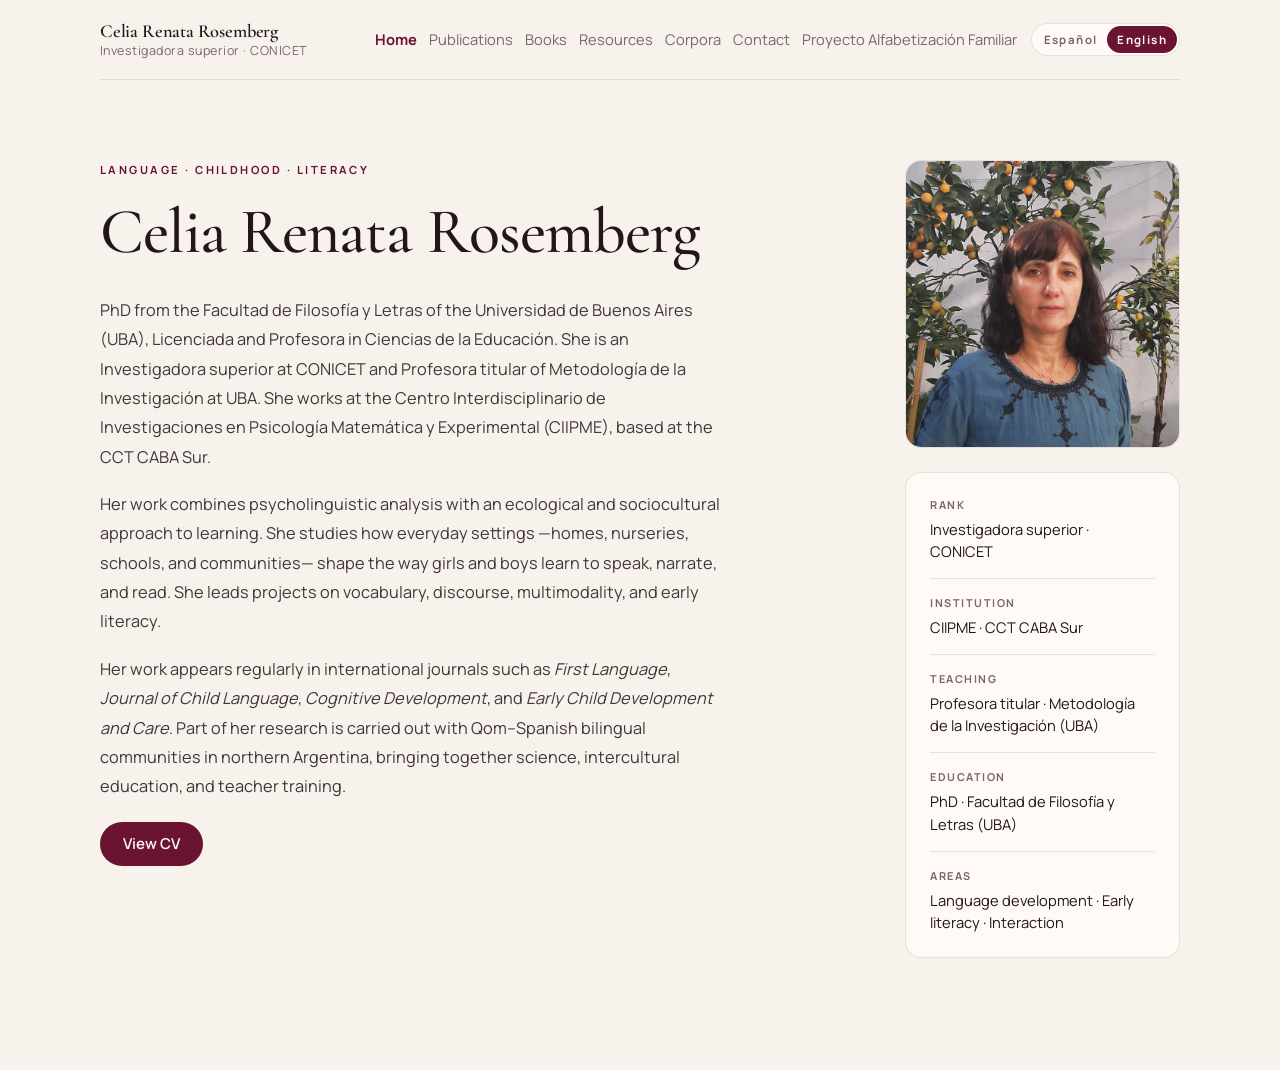
<file: index.html>
<!DOCTYPE html>
<html lang="es">
  <head>
    <meta charset="UTF-8" />
    <meta name="viewport" content="width=device-width, initial-scale=1.0" />
    <title>Celia Renata Rosemberg — Investigadora superior · CONICET</title>
    <meta
      name="description"
      content="Celia Renata Rosemberg. Investigadora superior del CONICET. Lenguaje, infancia, alfabetización e interacción."
    />
    <link rel="icon" type="image/svg+xml" href="./favicon.svg" />
    <meta property="og:title" content="Celia Renata Rosemberg — Investigadora superior · CONICET" />
    <meta
      property="og:description"
      content="Investigadora superior del CONICET. Lenguaje, infancia, alfabetización e interacción."
    />
    <meta property="og:type" content="profile" />
    <meta property="og:locale" content="es_AR" />
    <meta property="og:image" content="./celia.jpg" />
    <meta property="og:image:alt" content="Retrato de Celia Renata Rosemberg" />
    <meta name="twitter:card" content="summary_large_image" />
    <meta name="twitter:image" content="./celia.jpg" />
    <link rel="preconnect" href="https://fonts.googleapis.com" />
    <link rel="preconnect" href="https://fonts.gstatic.com" crossorigin />
    <link
      href="https://fonts.googleapis.com/css2?family=Cormorant+Garamond:wght@500;600;700&family=Manrope:wght@400;500;600;700&display=swap"
      rel="stylesheet"
    />
    <link rel="stylesheet" href="./styles.css" />
  </head>
  <body>
    <div class="page-shell">
      <header class="site-header">
        <a
          class="brand"
          href="#inicio"
          data-view-link="inicio"
          data-i18n-attr="aria-label:brand.aria"
          aria-label="Ir al inicio"
        >
          <strong>Celia Renata Rosemberg</strong>
          <span data-i18n="brand.subtitle">Investigadora superior · CONICET</span>
        </a>

        <div class="site-header__end">
          <nav
            class="site-nav"
            data-i18n-attr="aria-label:nav.aria"
            aria-label="Principal"
          >
            <a href="#inicio" data-view-link="inicio" data-i18n="nav.home">Inicio</a>
            <a href="#publicaciones" data-view-link="publicaciones" data-i18n="nav.publications">Publicaciones</a>
            <a href="#biblioteca" data-view-link="biblioteca" data-i18n="nav.library">Libros</a>
            <a href="#transferencias" data-view-link="transferencias" data-i18n="nav.transfers">Transferencias</a>
            <a href="#corpus" data-view-link="corpus" data-i18n="nav.corpora">Corpus</a>
            <a href="#contacto" data-view-link="contacto" data-i18n="nav.contact">Contacto</a>
            <a href="./alfabetizacion-familiar/" data-i18n="nav.project" data-i18n-attr="href:project.href">Proyecto Alfabetización Familiar</a>
          </nav>

          <div
            class="lang-toggle"
            role="group"
            data-i18n-attr="aria-label:lang.aria"
            aria-label="Idioma / Language"
          >
            <button type="button" data-lang-btn="es" aria-pressed="true">Español</button>
            <button type="button" data-lang-btn="en" aria-pressed="false">English</button>
          </div>
        </div>
      </header>

      <main>
        <section class="view" data-view="inicio" id="inicio">
          <div class="hero">
            <div class="hero__content">
              <p class="eyebrow" data-i18n="hero.eyebrow">Lenguaje · Infancia · Alfabetización</p>
              <h1>Celia Renata Rosemberg</h1>
              <div class="bio" id="perfil">
                <p data-i18n="bio.p1">
                  Doctora de la Facultad de Filosofía y Letras de la
                  Universidad de Buenos Aires (UBA), licenciada y profesora
                  en Ciencias de la Educación. Es investigadora superior del
                  CONICET y profesora titular de Metodología de la
                  Investigación en la UBA. Desarrolla su trabajo en el
                  Centro Interdisciplinario de Investigaciones en Psicología
                  Matemática y Experimental (CIIPME), con sede en el CCT
                  CABA Sur.
                </p>
                <p data-i18n="bio.p2">
                  Su agenda combina el análisis psicolingüístico con una mirada
                  ecológica y sociocultural del aprendizaje. Estudia cómo los
                  entornos cotidianos —hogares, jardines maternales, escuelas y
                  comunidades— moldean la forma en que las niñas y los niños
                  aprenden a hablar, a narrar y a leer. Dirige proyectos sobre
                  vocabulario, discurso, multimodalidad y alfabetización
                  temprana.
                </p>
                <p data-i18n-html="bio.p3">
                  Publica regularmente en revistas internacionales como
                  <em>First Language</em>, <em>Journal of Child Language</em>,
                  <em>Cognitive Development</em> y
                  <em>Early Child Development and Care</em>. Parte de su
                  investigación se realiza junto a comunidades bilingües
                  qom-español del norte argentino, articulando ciencia,
                  educación intercultural y formación docente.
                </p>
              </div>

              <p class="hero__actions">
                <a
                  class="button button--primary"
                  href="https://drive.google.com/file/d/1KDHO_gd2H1k1fDCseKcKAWdprEfrpclt/view?usp=sharing"
                  target="_blank"
                  rel="noreferrer"
                  data-i18n="hero.cv"
                >
                  Ver CV
                </a>
              </p>
            </div>

            <aside class="hero__side">
              <figure class="portrait">
                <img
                  class="portrait__image"
                  src="./celia.jpg"
                  data-i18n-attr="alt:portrait.alt"
                  alt="Retrato de Celia Rosemberg"
                />
              </figure>

              <div
                class="bio__panel"
                data-i18n-attr="aria-label:panel.aria"
                aria-label="Datos académicos"
              >
                <dl>
                  <div>
                    <dt data-i18n="panel.rank">Categoría</dt>
                    <dd data-i18n="panel.rankValue">Investigadora superior · CONICET</dd>
                  </div>
                  <div>
                    <dt data-i18n="panel.institution">Institución</dt>
                    <dd data-i18n="panel.institutionValue">CIIPME · CCT CABA Sur</dd>
                  </div>
                  <div>
                    <dt data-i18n="panel.teaching">Docencia</dt>
                    <dd data-i18n="panel.teachingValue">Profesora titular · Metodología de la Investigación (UBA)</dd>
                  </div>
                  <div>
                    <dt data-i18n="panel.education">Formación</dt>
                    <dd data-i18n="panel.educationValue">Doctora · Facultad de Filosofía y Letras (UBA)</dd>
                  </div>
                  <div>
                    <dt data-i18n="panel.areas">Áreas</dt>
                    <dd data-i18n="panel.areasValue">Desarrollo del lenguaje · Alfabetización temprana · Interacción</dd>
                  </div>
                </dl>
              </div>
            </aside>
          </div>
        </section>

        <section class="view" data-view="publicaciones" id="publicaciones">
          <header class="section-head">
            <h2 data-i18n="pubs.heading">Publicaciones</h2>
          </header>

          <div class="publication-tools">
            <label class="search-field">
              <span class="sr-only" data-i18n="pubs.searchSr">Buscar publicaciones</span>
              <input
                id="publication-search"
                type="search"
                data-i18n-attr="placeholder:pubs.searchPlaceholder"
                placeholder="Buscar por título, revista o palabra clave"
              />
            </label>

            <div class="filter-group">
              <label class="filter-select" for="publication-year-filter">
                <span data-i18n="pubs.filterLabel">Año</span>
                <select
                  id="publication-year-filter"
                  data-i18n-attr="aria-label:pubs.filterAria"
                  aria-label="Filtrar por año"
                ></select>
              </label>
            </div>
          </div>

          <p class="publication-summary" id="publication-summary"></p>
          <div class="publication-list" id="publication-list" aria-live="polite"></div>

          <p class="source-callout">
            <a
              href="https://www.conicet.gov.ar/new_scp/detalle.php?id=20046&articulos=yes"
              target="_blank"
              rel="noreferrer"
              data-i18n="pubs.sourceLink"
            >
              Listado completo en CONICET →
            </a>
          </p>
        </section>

        <section class="view" data-view="biblioteca" id="biblioteca">
          <header class="section-head">
            <h2 data-i18n="lib.heading">Libros y capítulos</h2>
          </header>

          <div class="library__columns">
            <article class="library-block">
              <div class="library-block__head">
                <h3 data-i18n="lib.booksTitle">Libros</h3>
              </div>
              <div id="book-list" class="stack-list"></div>
            </article>

            <article class="library-block">
              <div class="library-block__head">
                <h3 data-i18n="lib.chaptersTitle">Capítulos</h3>
              </div>
              <div id="chapter-list" class="stack-list"></div>
            </article>
          </div>
        </section>

        <section class="view" data-view="transferencias" id="transferencias">
          <header class="section-head">
            <h2 data-i18n="transfers.heading">Materiales de transferencia</h2>
          </header>

          <div class="showcase" id="transfers-showcase"></div>

          <p class="source-callout">
            <a
              href="https://www.ciipme-conicet.gov.ar/wordpress/vinculacion/materiales-de-transferencia/"
              target="_blank"
              rel="noreferrer"
              data-i18n="transfers.sourceLink"
            >
              Ver en el sitio del CIIPME →
            </a>
          </p>
        </section>

        <section class="view" data-view="corpus" id="corpus">
          <header class="section-head">
            <h2 data-i18n="corpus.heading">Corpus de investigación</h2>
          </header>

          <div class="stack-list" id="corpora-list"></div>

          <p class="source-callout">
            <a
              href="https://www.ciipme-conicet.gov.ar/wordpress/investigacion/datos-de-investigacion/"
              target="_blank"
              rel="noreferrer"
              data-i18n="corpus.sourceLink"
            >
              Ver detalles en CIIPME →
            </a>
          </p>
        </section>

        <section class="view" data-view="contacto" id="contacto">
          <header class="section-head">
            <h2 data-i18n="contact.heading">Para consultas académicas e invitaciones.</h2>
            <p class="section-lede" data-i18n="contact.lede">
              Las consultas institucionales pueden canalizarse a través del
              CIIPME (CONICET), en la Ciudad Autónoma de Buenos Aires, o por
              medio de la ficha pública del CONICET.
            </p>
          </header>

          <dl
            class="contact-details"
            data-i18n-attr="aria-label:contact.aria"
            aria-label="Contacto institucional"
          >
            <div>
              <dt>Email</dt>
              <dd>
                <a href="mailto:celiarosemberg@gmail.com">celiarosemberg@gmail.com</a>
              </dd>
            </div>
            <div>
              <dt data-i18n="contact.institution">Institución</dt>
              <dd data-i18n="contact.institutionValue">CIIPME · CCT CABA Sur · CONICET</dd>
            </div>
            <div>
              <dt data-i18n="contact.location">Ubicación</dt>
              <dd data-i18n="contact.locationValue">Ciudad Autónoma de Buenos Aires, Argentina</dd>
            </div>
          </dl>

          <div class="contact-actions">
            <a
              class="button button--primary"
              href="https://www.conicet.gov.ar/new_scp/detalle.php?id=20046&datos_academicos=yes"
              target="_blank"
              rel="noreferrer"
              data-i18n="contact.cta"
            >
              Perfil en CONICET
            </a>
          </div>
        </section>
      </main>
    </div>

    <script src="./publications-data.js"></script>
    <script src="./script.js"></script>
  </body>
</html>
</file>
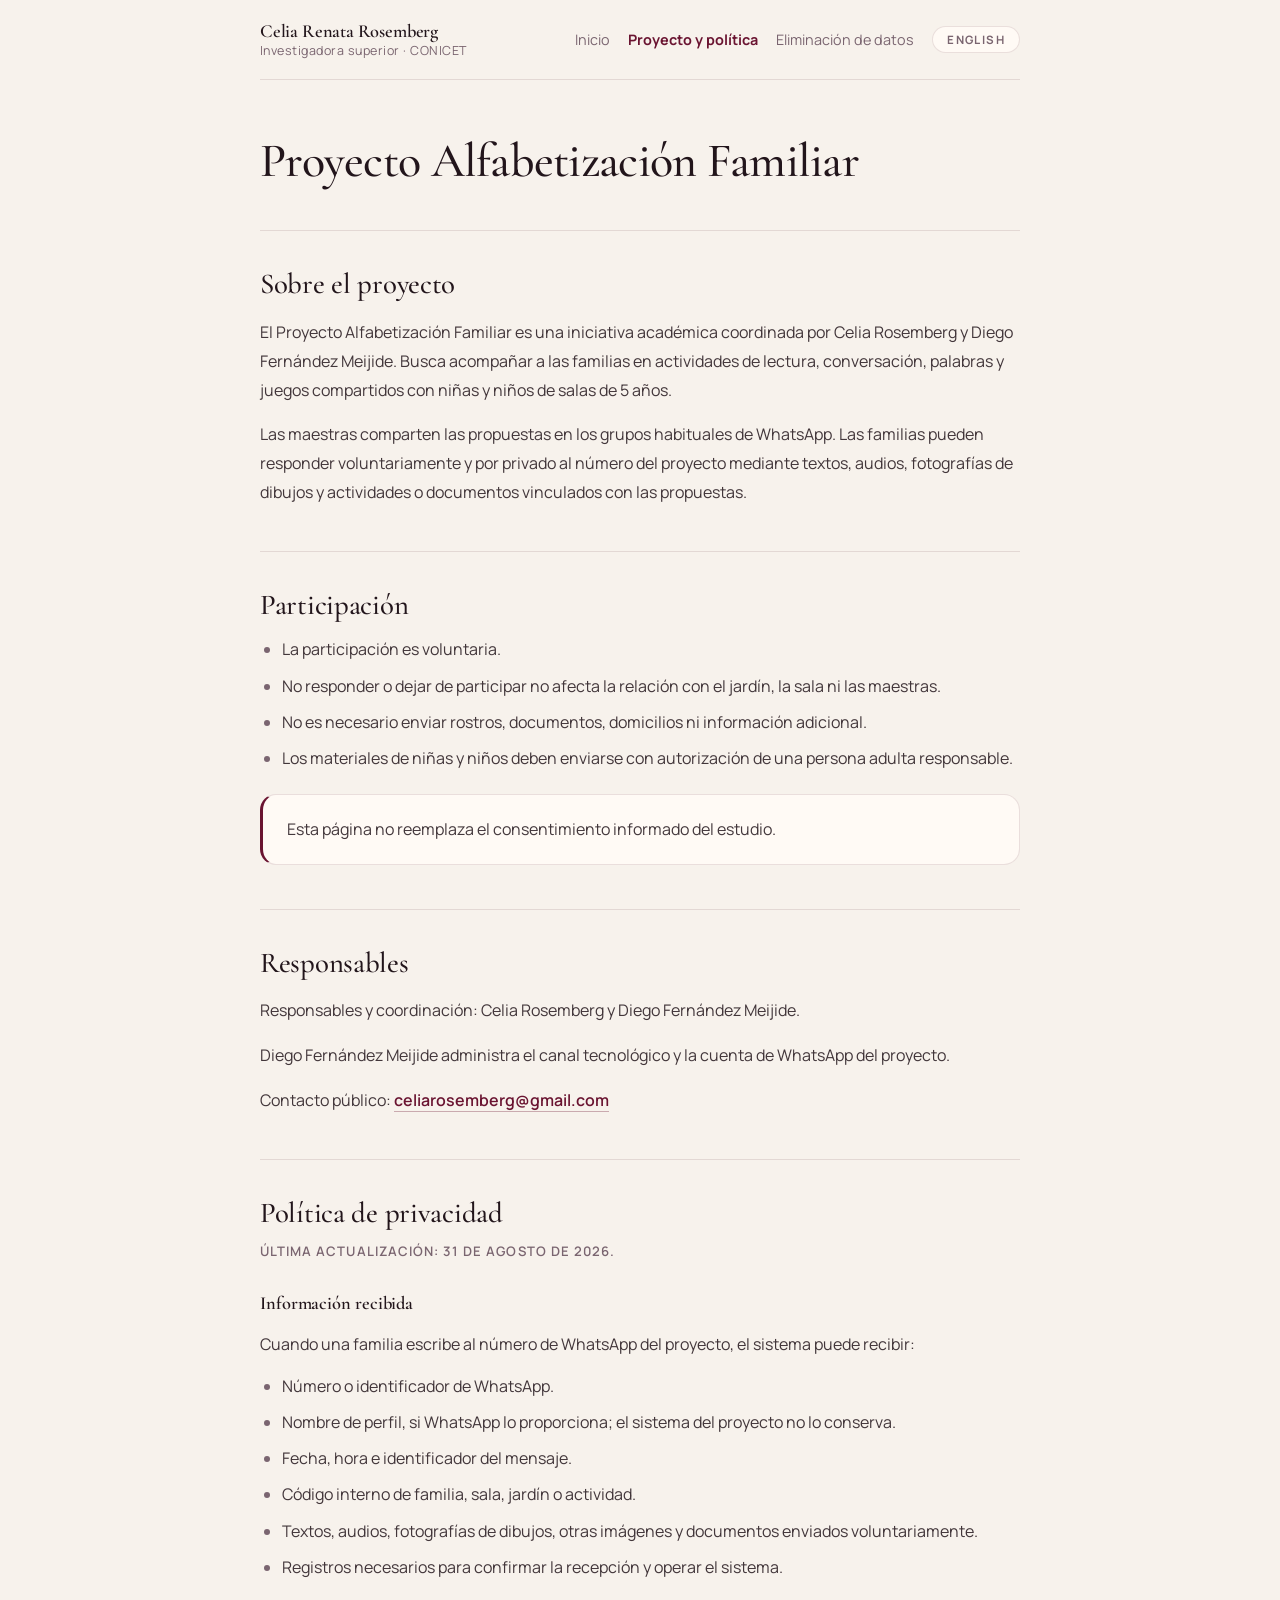
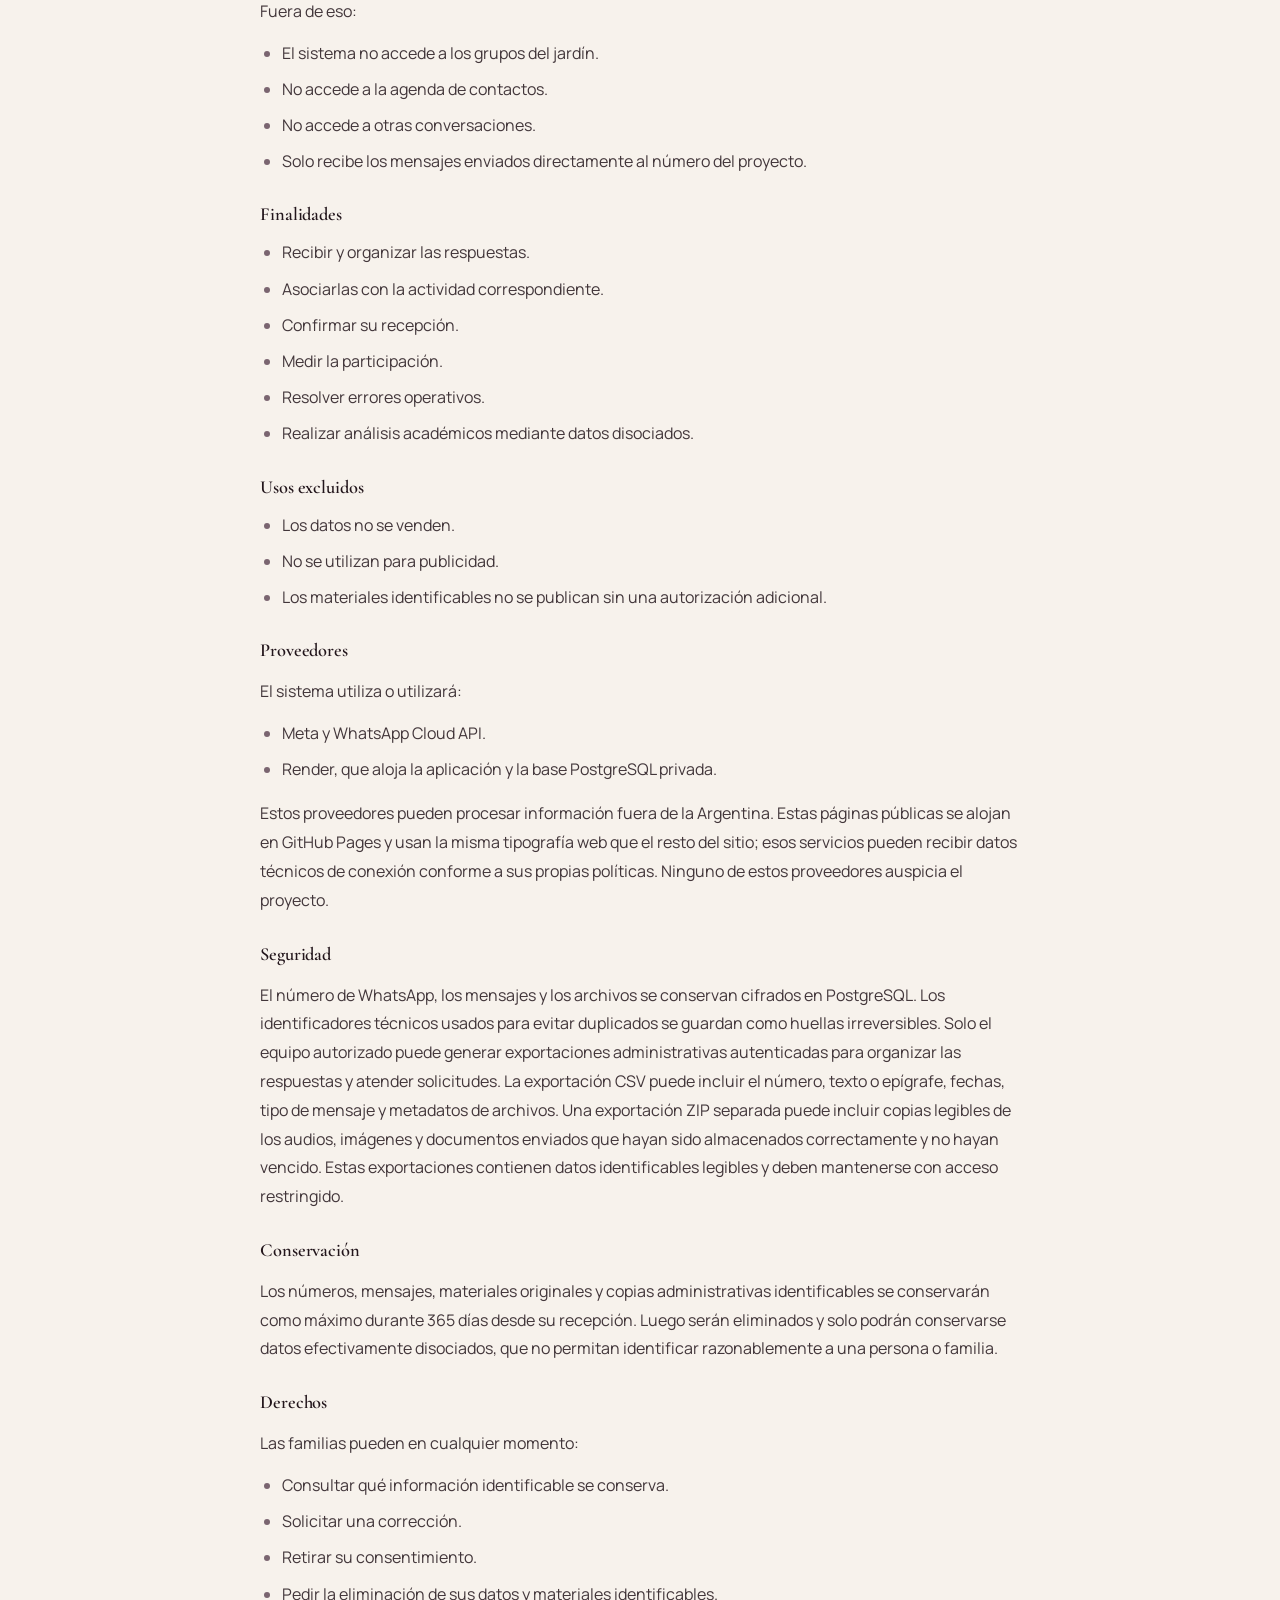
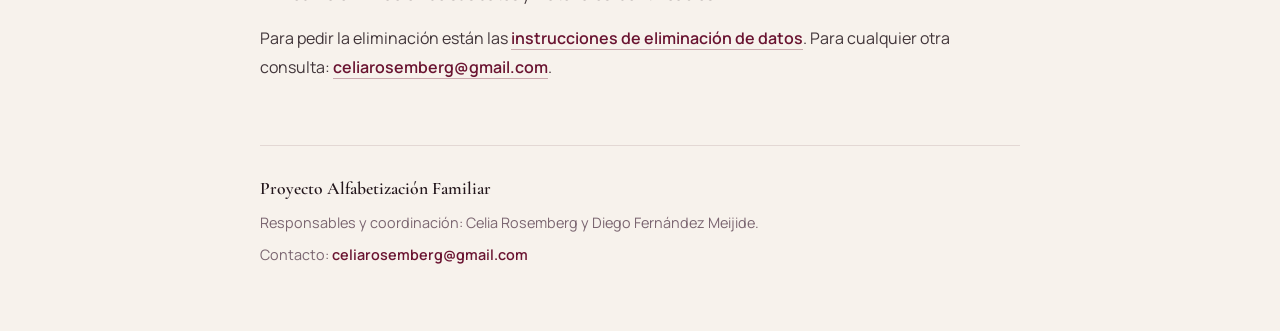
<file: alfabetizacion-familiar/index.html>
<!DOCTYPE html>
<html lang="es">
  <head>
    <meta charset="UTF-8" />
    <meta name="viewport" content="width=device-width, initial-scale=1.0" />
    <title>Proyecto Alfabetización Familiar — Política de privacidad</title>
    <meta
      name="description"
      content="Proyecto Alfabetización Familiar: iniciativa académica coordinada por Celia Rosemberg y Diego Fernández Meijide, y su política de privacidad."
    />
    <meta name="robots" content="index,follow" />
    <link rel="canonical" href="https://celia-rosemberg.github.io/alfabetizacion-familiar/" />
    <link rel="alternate" hreflang="es" href="https://celia-rosemberg.github.io/alfabetizacion-familiar/" />
    <link rel="alternate" hreflang="en" href="https://celia-rosemberg.github.io/alfabetizacion-familiar/en/" />
    <link rel="alternate" hreflang="x-default" href="https://celia-rosemberg.github.io/alfabetizacion-familiar/" />
    <link rel="icon" type="image/svg+xml" href="../favicon.svg" />
    <link rel="preconnect" href="https://fonts.googleapis.com" />
    <link rel="preconnect" href="https://fonts.gstatic.com" crossorigin />
    <link
      href="https://fonts.googleapis.com/css2?family=Cormorant+Garamond:wght@500;600;700&family=Manrope:wght@400;500;600;700&display=swap"
      rel="stylesheet"
    />
    <link rel="stylesheet" href="./styles.css" />
  </head>
  <body>
    <a class="skip-link" href="#contenido">Saltar al contenido</a>

    <div class="shell">
      <header class="site-header">
        <a class="brand" href="../">
          <strong>Celia Renata Rosemberg</strong>
          <span>Investigadora superior · CONICET</span>
        </a>

        <div class="header-end">
          <nav class="site-nav" aria-label="Navegación del proyecto">
            <a href="../">Inicio</a>
            <a href="./" aria-current="page">Proyecto y política</a>
            <a href="./eliminacion/">Eliminación de datos</a>
          </nav>
          <a class="lang-link" href="./en/" hreflang="en" lang="en">English</a>
        </div>
      </header>

      <main id="contenido">
        <h1>Proyecto Alfabetización Familiar</h1>

        <section aria-labelledby="sobre-el-proyecto">
          <h2 id="sobre-el-proyecto">Sobre el proyecto</h2>
          <p>
            El Proyecto Alfabetización Familiar es una iniciativa académica
            coordinada por Celia Rosemberg y Diego Fernández Meijide. Busca
            acompañar a las familias en actividades de lectura, conversación,
            palabras y juegos compartidos con niñas y niños de salas de 5 años.
          </p>
          <p>
            Las maestras comparten las propuestas en los grupos habituales de
            WhatsApp. Las familias pueden responder voluntariamente y por
            privado al número del proyecto mediante textos, audios, fotografías
            de dibujos y actividades o documentos vinculados con las propuestas.
          </p>
        </section>

        <section aria-labelledby="participacion">
          <h2 id="participacion">Participación</h2>
          <ul>
            <li>La participación es voluntaria.</li>
            <li>
              No responder o dejar de participar no afecta la relación con el
              jardín, la sala ni las maestras.
            </li>
            <li>
              No es necesario enviar rostros, documentos, domicilios ni
              información adicional.
            </li>
            <li>
              Los materiales de niñas y niños deben enviarse con autorización de
              una persona adulta responsable.
            </li>
          </ul>
          <div class="note">
            <p>
              Esta página no reemplaza el consentimiento informado del estudio.
            </p>
          </div>
        </section>

        <section aria-labelledby="responsables">
          <h2 id="responsables">Responsables</h2>
          <p>
            Responsables y coordinación: Celia Rosemberg y Diego Fernández
            Meijide.
          </p>
          <p>
            Diego Fernández Meijide administra el canal tecnológico y la cuenta
            de WhatsApp del proyecto.
          </p>
          <p>
            Contacto público:
            <a href="mailto:celiarosemberg@gmail.com">celiarosemberg@gmail.com</a>
          </p>
        </section>

        <section aria-labelledby="politica">
          <h2 id="politica">Política de privacidad</h2>
          <p class="updated">Última actualización: 31 de agosto de 2026.</p>

          <h3>Información recibida</h3>
          <p>
            Cuando una familia escribe al número de WhatsApp del proyecto, el
            sistema puede recibir:
          </p>
          <ul>
            <li>Número o identificador de WhatsApp.</li>
            <li>
              Nombre de perfil, si WhatsApp lo proporciona; el sistema del
              proyecto no lo conserva.
            </li>
            <li>Fecha, hora e identificador del mensaje.</li>
            <li>Código interno de familia, sala, jardín o actividad.</li>
            <li>
              Textos, audios, fotografías de dibujos, otras imágenes y documentos
              enviados voluntariamente.
            </li>
            <li>
              Registros necesarios para confirmar la recepción y operar el
              sistema.
            </li>
          </ul>

          <p>Fuera de eso:</p>
          <ul>
            <li>El sistema no accede a los grupos del jardín.</li>
            <li>No accede a la agenda de contactos.</li>
            <li>No accede a otras conversaciones.</li>
            <li>
              Solo recibe los mensajes enviados directamente al número del
              proyecto.
            </li>
          </ul>

          <h3>Finalidades</h3>
          <ul>
            <li>Recibir y organizar las respuestas.</li>
            <li>Asociarlas con la actividad correspondiente.</li>
            <li>Confirmar su recepción.</li>
            <li>Medir la participación.</li>
            <li>Resolver errores operativos.</li>
            <li>Realizar análisis académicos mediante datos disociados.</li>
          </ul>

          <h3>Usos excluidos</h3>
          <ul>
            <li>Los datos no se venden.</li>
            <li>No se utilizan para publicidad.</li>
            <li>
              Los materiales identificables no se publican sin una autorización
              adicional.
            </li>
          </ul>

          <h3>Proveedores</h3>
          <p>El sistema utiliza o utilizará:</p>
          <ul>
            <li>Meta y WhatsApp Cloud API.</li>
            <li>Render, que aloja la aplicación y la base PostgreSQL privada.</li>
          </ul>
          <p>
            Estos proveedores pueden procesar información fuera de la Argentina.
            Estas páginas públicas se alojan en GitHub Pages y usan la misma
            tipografía web que el resto del sitio; esos servicios pueden recibir
            datos técnicos de conexión conforme a sus propias políticas. Ninguno
            de estos proveedores auspicia el proyecto.
          </p>

          <h3>Seguridad</h3>
          <p>
            El número de WhatsApp, los mensajes y los archivos se conservan
            cifrados en PostgreSQL. Los identificadores técnicos usados para
            evitar duplicados se guardan como huellas irreversibles. Solo el
            equipo autorizado puede generar exportaciones administrativas
            autenticadas para organizar las respuestas y atender solicitudes. La
            exportación CSV puede incluir el número, texto o epígrafe, fechas, tipo de
            mensaje y metadatos de archivos. Una exportación ZIP separada puede
            incluir copias legibles de los audios, imágenes y documentos enviados que
            hayan sido almacenados correctamente y no hayan vencido. Estas
            exportaciones contienen datos identificables legibles y deben mantenerse
            con acceso restringido.
          </p>

          <h3>Conservación</h3>
          <p>
            Los números, mensajes, materiales originales y copias administrativas
            identificables se conservarán como máximo durante 365 días desde su
            recepción. Luego serán eliminados y solo podrán conservarse datos
            efectivamente disociados, que no permitan identificar razonablemente
            a una persona o familia.
          </p>

          <h3>Derechos</h3>
          <p>Las familias pueden en cualquier momento:</p>
          <ul>
            <li>Consultar qué información identificable se conserva.</li>
            <li>Solicitar una corrección.</li>
            <li>Retirar su consentimiento.</li>
            <li>Pedir la eliminación de sus datos y materiales identificables.</li>
          </ul>
          <p>
            Para pedir la eliminación están las
            <a href="./eliminacion/">instrucciones de eliminación de datos</a>.
            Para cualquier otra consulta:
            <a href="mailto:celiarosemberg@gmail.com">celiarosemberg@gmail.com</a>.
          </p>
        </section>
      </main>

      <footer class="site-footer">
        <p>Proyecto Alfabetización Familiar</p>
        <p>Responsables y coordinación: Celia Rosemberg y Diego Fernández Meijide.</p>
        <p>
          Contacto:
          <a href="mailto:celiarosemberg@gmail.com">celiarosemberg@gmail.com</a>
        </p>
      </footer>
    </div>
  </body>
</html>
</file>
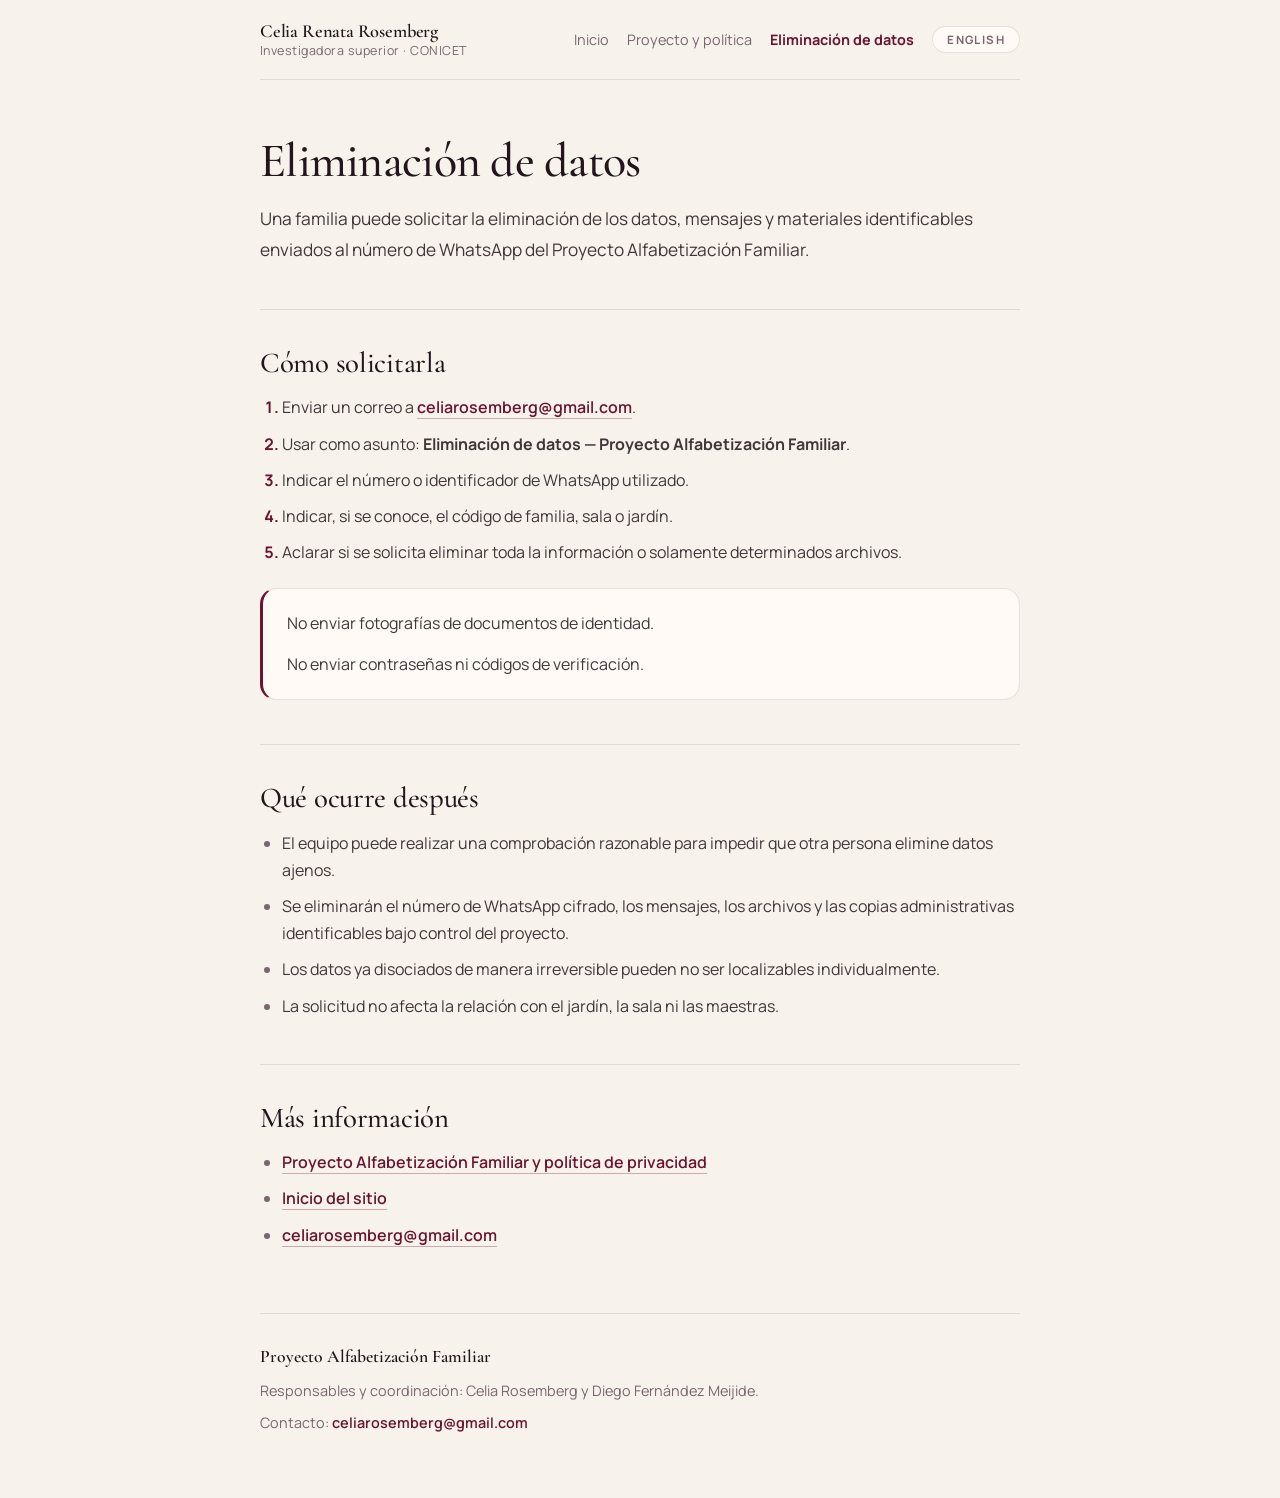
<file: alfabetizacion-familiar/eliminacion/index.html>
<!DOCTYPE html>
<html lang="es">
  <head>
    <meta charset="UTF-8" />
    <meta name="viewport" content="width=device-width, initial-scale=1.0" />
    <title>Eliminación de datos — Proyecto Alfabetización Familiar</title>
    <meta
      name="description"
      content="Cómo solicitar la eliminación de los mensajes y materiales enviados al número de WhatsApp del Proyecto Alfabetización Familiar."
    />
    <meta name="robots" content="index,follow" />
    <link rel="canonical" href="https://celia-rosemberg.github.io/alfabetizacion-familiar/eliminacion/" />
    <link rel="alternate" hreflang="es" href="https://celia-rosemberg.github.io/alfabetizacion-familiar/eliminacion/" />
    <link rel="alternate" hreflang="en" href="https://celia-rosemberg.github.io/alfabetizacion-familiar/en/data-deletion/" />
    <link rel="alternate" hreflang="x-default" href="https://celia-rosemberg.github.io/alfabetizacion-familiar/eliminacion/" />
    <link rel="icon" type="image/svg+xml" href="../../favicon.svg" />
    <link rel="preconnect" href="https://fonts.googleapis.com" />
    <link rel="preconnect" href="https://fonts.gstatic.com" crossorigin />
    <link
      href="https://fonts.googleapis.com/css2?family=Cormorant+Garamond:wght@500;600;700&family=Manrope:wght@400;500;600;700&display=swap"
      rel="stylesheet"
    />
    <link rel="stylesheet" href="../styles.css" />
  </head>
  <body>
    <a class="skip-link" href="#contenido">Saltar al contenido</a>

    <div class="shell">
      <header class="site-header">
        <a class="brand" href="../../">
          <strong>Celia Renata Rosemberg</strong>
          <span>Investigadora superior · CONICET</span>
        </a>

        <div class="header-end">
          <nav class="site-nav" aria-label="Navegación del proyecto">
            <a href="../../">Inicio</a>
            <a href="../">Proyecto y política</a>
            <a href="./" aria-current="page">Eliminación de datos</a>
          </nav>
          <a class="lang-link" href="../en/data-deletion/" hreflang="en" lang="en">English</a>
        </div>
      </header>

      <main id="contenido">
        <h1>Eliminación de datos</h1>
        <p class="lede">
          Una familia puede solicitar la eliminación de los datos, mensajes y
          materiales identificables enviados al número de WhatsApp del Proyecto
          Alfabetización Familiar.
        </p>

        <section aria-labelledby="pasos">
          <h2 id="pasos">Cómo solicitarla</h2>
          <ol>
            <li>
              Enviar un correo a
              <a href="mailto:celiarosemberg@gmail.com">celiarosemberg@gmail.com</a>.
            </li>
            <li>
              Usar como asunto:
              <strong>Eliminación de datos — Proyecto Alfabetización Familiar</strong>.
            </li>
            <li>Indicar el número o identificador de WhatsApp utilizado.</li>
            <li>Indicar, si se conoce, el código de familia, sala o jardín.</li>
            <li>
              Aclarar si se solicita eliminar toda la información o solamente
              determinados archivos.
            </li>
          </ol>

          <div class="note">
            <p>No enviar fotografías de documentos de identidad.</p>
            <p>No enviar contraseñas ni códigos de verificación.</p>
          </div>
        </section>

        <section aria-labelledby="que-ocurre">
          <h2 id="que-ocurre">Qué ocurre después</h2>
          <ul>
            <li>
              El equipo puede realizar una comprobación razonable para impedir
              que otra persona elimine datos ajenos.
            </li>
            <li>
              Se eliminarán el número de WhatsApp cifrado, los mensajes, los
              archivos y las copias administrativas identificables bajo control
              del proyecto.
            </li>
            <li>
              Los datos ya disociados de manera irreversible pueden no ser
              localizables individualmente.
            </li>
            <li>
              La solicitud no afecta la relación con el jardín, la sala ni las
              maestras.
            </li>
          </ul>
        </section>

        <section aria-labelledby="mas-informacion">
          <h2 id="mas-informacion">Más información</h2>
          <ul>
            <li>
              <a href="../">Proyecto Alfabetización Familiar y política de privacidad</a>
            </li>
            <li><a href="../../">Inicio del sitio</a></li>
            <li>
              <a href="mailto:celiarosemberg@gmail.com">celiarosemberg@gmail.com</a>
            </li>
          </ul>
        </section>
      </main>

      <footer class="site-footer">
        <p>Proyecto Alfabetización Familiar</p>
        <p>Responsables y coordinación: Celia Rosemberg y Diego Fernández Meijide.</p>
        <p>
          Contacto:
          <a href="mailto:celiarosemberg@gmail.com">celiarosemberg@gmail.com</a>
        </p>
      </footer>
    </div>
  </body>
</html>
</file>
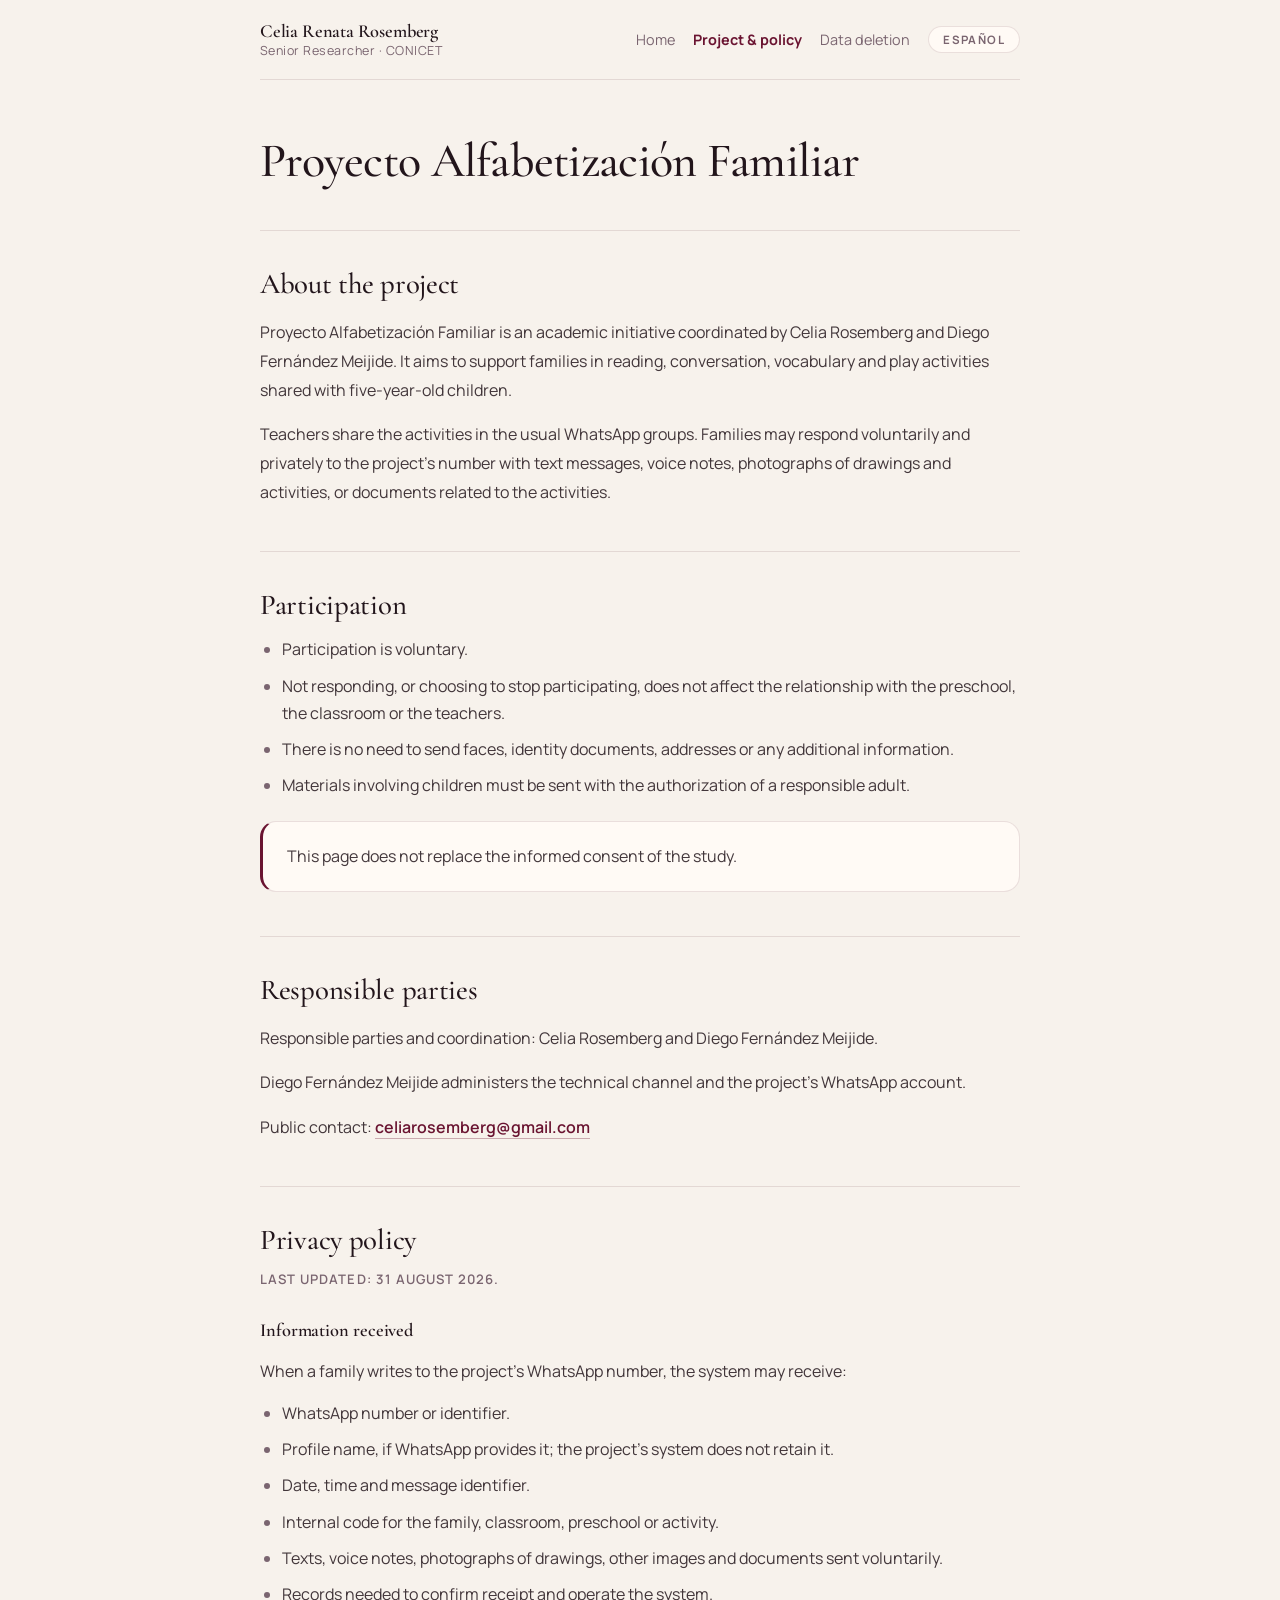
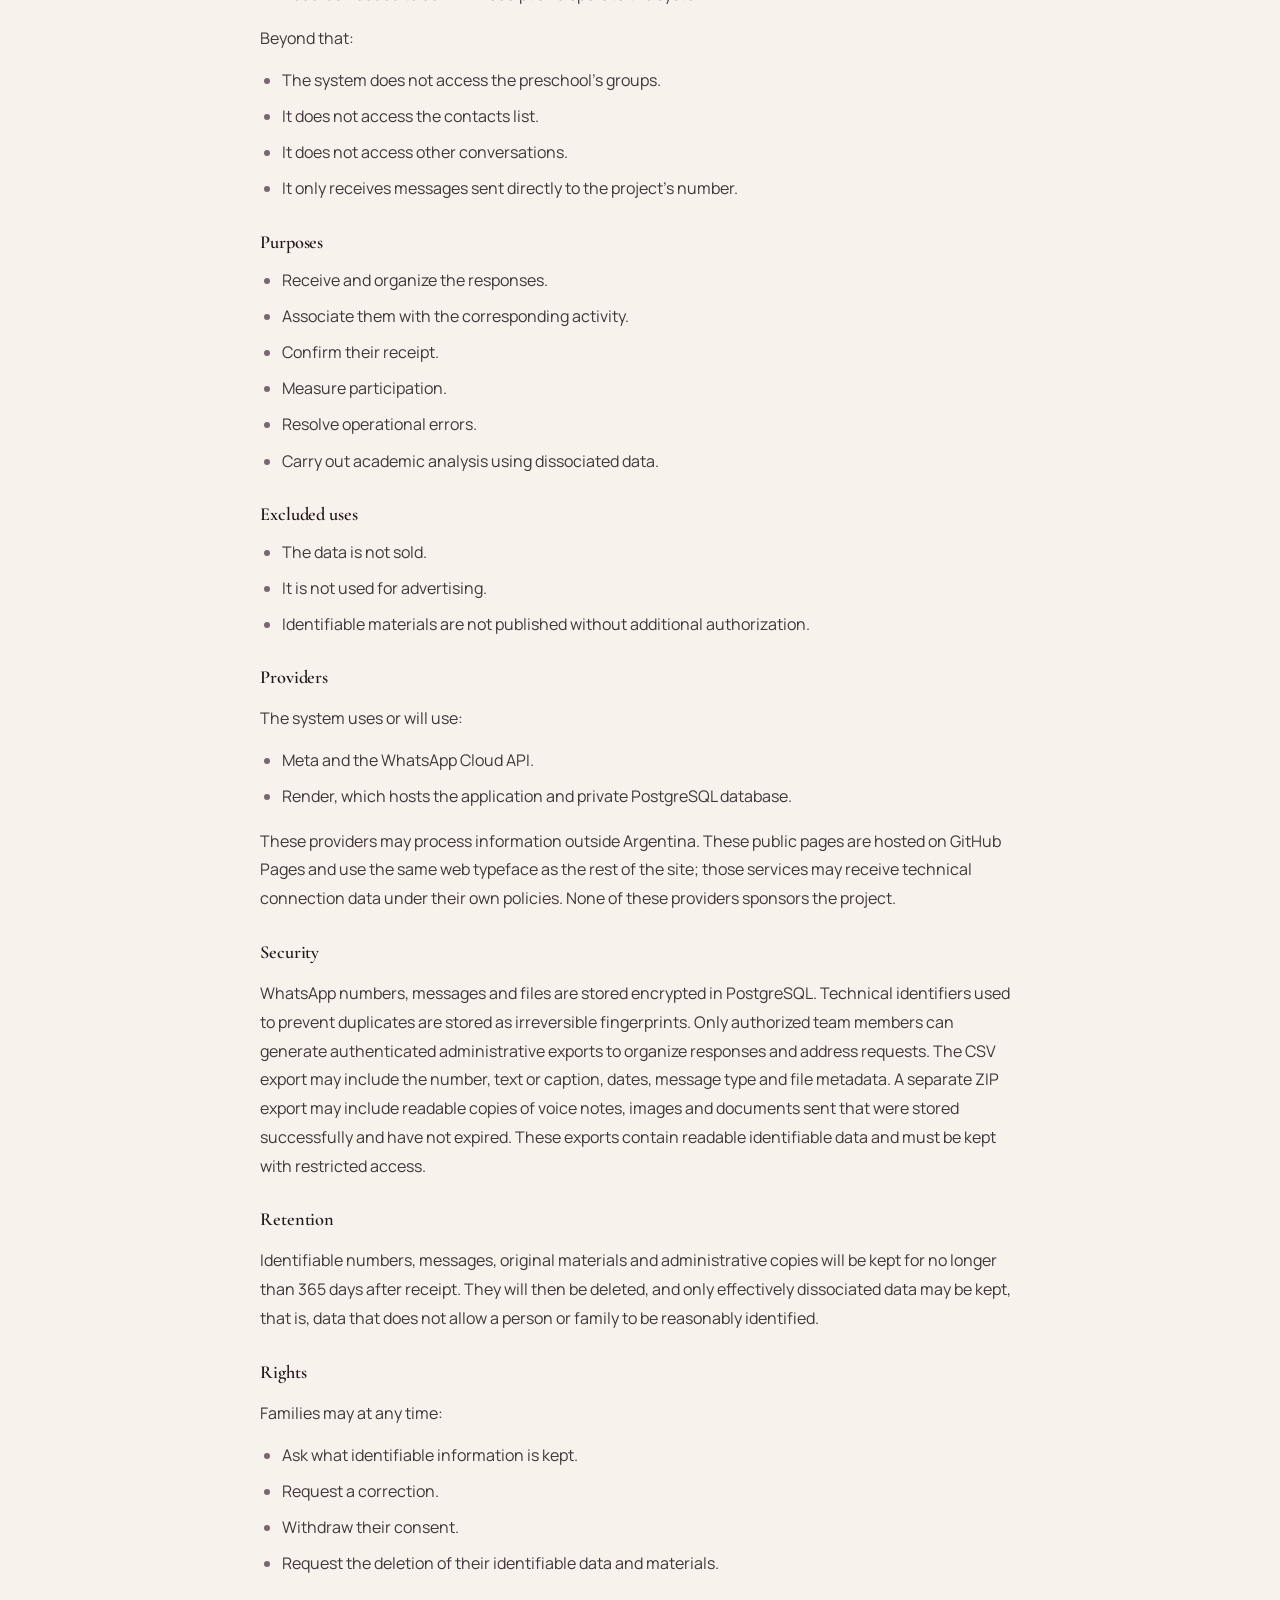
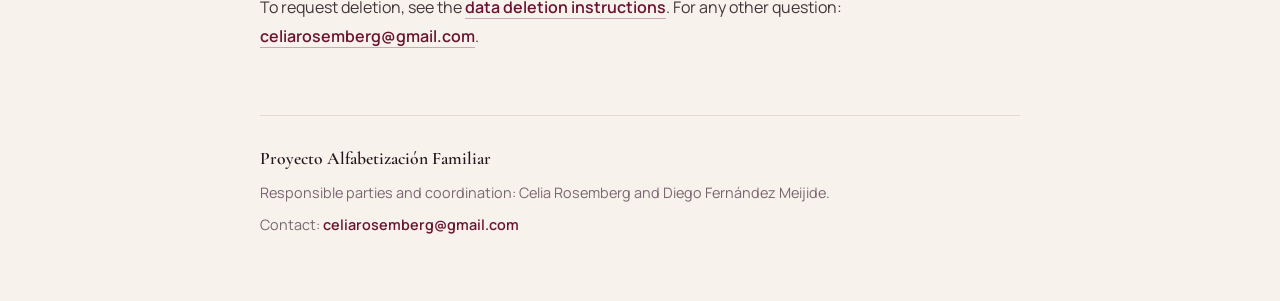
<file: alfabetizacion-familiar/en/index.html>
<!DOCTYPE html>
<html lang="en">
  <head>
    <meta charset="UTF-8" />
    <meta name="viewport" content="width=device-width, initial-scale=1.0" />
    <title>Proyecto Alfabetización Familiar — Privacy Policy</title>
    <meta
      name="description"
      content="Proyecto Alfabetización Familiar: an academic initiative coordinated by Celia Rosemberg and Diego Fernández Meijide, and its privacy policy."
    />
    <meta name="robots" content="index,follow" />
    <link rel="canonical" href="https://celia-rosemberg.github.io/alfabetizacion-familiar/en/" />
    <link
      rel="alternate"
      hreflang="es"
      href="https://celia-rosemberg.github.io/alfabetizacion-familiar/"
    />
    <link
      rel="alternate"
      hreflang="en"
      href="https://celia-rosemberg.github.io/alfabetizacion-familiar/en/"
    />
    <link
      rel="alternate"
      hreflang="x-default"
      href="https://celia-rosemberg.github.io/alfabetizacion-familiar/"
    />
    <link rel="icon" type="image/svg+xml" href="../../favicon.svg" />
    <link rel="preconnect" href="https://fonts.googleapis.com" />
    <link rel="preconnect" href="https://fonts.gstatic.com" crossorigin />
    <link
      href="https://fonts.googleapis.com/css2?family=Cormorant+Garamond:wght@500;600;700&family=Manrope:wght@400;500;600;700&display=swap"
      rel="stylesheet"
    />
    <link rel="stylesheet" href="../styles.css" />
  </head>
  <body>
    <a class="skip-link" href="#content">Skip to content</a>

    <div class="shell">
      <header class="site-header">
        <a class="brand" href="../../">
          <strong>Celia Renata Rosemberg</strong>
          <span>Senior Researcher · CONICET</span>
        </a>

        <div class="header-end">
          <nav class="site-nav" aria-label="Project navigation">
            <a href="../../">Home</a>
            <a href="./" aria-current="page">Project &amp; policy</a>
            <a href="./data-deletion/">Data deletion</a>
          </nav>
          <a class="lang-link" href="../" hreflang="es" lang="es">Español</a>
        </div>
      </header>

      <main id="content">
        <h1>Proyecto Alfabetización Familiar</h1>

        <section aria-labelledby="about">
          <h2 id="about">About the project</h2>
          <p>
            Proyecto Alfabetización Familiar is an academic initiative
            coordinated by Celia Rosemberg and Diego Fernández Meijide. It aims
            to support families in reading, conversation, vocabulary and play
            activities shared with five-year-old children.
          </p>
          <p>
            Teachers share the activities in the usual WhatsApp groups. Families
            may respond voluntarily and privately to the project's number with
            text messages, voice notes, photographs of drawings and activities,
            or documents related to the activities.
          </p>
        </section>

        <section aria-labelledby="participation">
          <h2 id="participation">Participation</h2>
          <ul>
            <li>Participation is voluntary.</li>
            <li>
              Not responding, or choosing to stop participating, does not affect
              the relationship with the preschool, the classroom or the
              teachers.
            </li>
            <li>
              There is no need to send faces, identity documents, addresses or
              any additional information.
            </li>
            <li>
              Materials involving children must be sent with the authorization
              of a responsible adult.
            </li>
          </ul>
          <div class="note">
            <p>This page does not replace the informed consent of the study.</p>
          </div>
        </section>

        <section aria-labelledby="responsible">
          <h2 id="responsible">Responsible parties</h2>
          <p>
            Responsible parties and coordination: Celia Rosemberg and Diego
            Fernández Meijide.
          </p>
          <p>
            Diego Fernández Meijide administers the technical channel and the
            project's WhatsApp account.
          </p>
          <p>
            Public contact:
            <a href="mailto:celiarosemberg@gmail.com">celiarosemberg@gmail.com</a>
          </p>
        </section>

        <section aria-labelledby="policy">
          <h2 id="policy">Privacy policy</h2>
          <p class="updated">Last updated: 31 August 2026.</p>

          <h3>Information received</h3>
          <p>
            When a family writes to the project's WhatsApp number, the system
            may receive:
          </p>
          <ul>
            <li>WhatsApp number or identifier.</li>
            <li>
              Profile name, if WhatsApp provides it; the project's system does
              not retain it.
            </li>
            <li>Date, time and message identifier.</li>
            <li>Internal code for the family, classroom, preschool or activity.</li>
            <li>
              Texts, voice notes, photographs of drawings, other images and
              documents sent voluntarily.
            </li>
            <li>Records needed to confirm receipt and operate the system.</li>
          </ul>

          <p>Beyond that:</p>
          <ul>
            <li>The system does not access the preschool's groups.</li>
            <li>It does not access the contacts list.</li>
            <li>It does not access other conversations.</li>
            <li>
              It only receives messages sent directly to the project's number.
            </li>
          </ul>

          <h3>Purposes</h3>
          <ul>
            <li>Receive and organize the responses.</li>
            <li>Associate them with the corresponding activity.</li>
            <li>Confirm their receipt.</li>
            <li>Measure participation.</li>
            <li>Resolve operational errors.</li>
            <li>Carry out academic analysis using dissociated data.</li>
          </ul>

          <h3>Excluded uses</h3>
          <ul>
            <li>The data is not sold.</li>
            <li>It is not used for advertising.</li>
            <li>
              Identifiable materials are not published without additional
              authorization.
            </li>
          </ul>

          <h3>Providers</h3>
          <p>The system uses or will use:</p>
          <ul>
            <li>Meta and the WhatsApp Cloud API.</li>
            <li>Render, which hosts the application and private PostgreSQL database.</li>
          </ul>
          <p>
            These providers may process information outside Argentina. These
            public pages are hosted on GitHub Pages and use the same web
            typeface as the rest of the site; those services may receive
            technical connection data under their own policies. None of these
            providers sponsors the project.
          </p>

          <h3>Security</h3>
          <p>
            WhatsApp numbers, messages and files are stored encrypted in
            PostgreSQL. Technical identifiers used to prevent duplicates are
            stored as irreversible fingerprints. Only authorized team members can
            generate authenticated administrative exports to organize responses
            and address requests. The CSV export may include the number, text or
            caption, dates, message type and file metadata. A separate ZIP export
            may include readable copies of voice notes, images and documents sent
            that were stored successfully and have not expired. These exports
            contain readable identifiable data and must be kept with restricted
            access.
          </p>

          <h3>Retention</h3>
          <p>
            Identifiable numbers, messages, original materials and administrative
            copies will be kept for no longer than 365 days after receipt. They
            will then be deleted, and only effectively dissociated data may be
            kept, that is, data that does not allow a person or family to be
            reasonably identified.
          </p>

          <h3>Rights</h3>
          <p>Families may at any time:</p>
          <ul>
            <li>Ask what identifiable information is kept.</li>
            <li>Request a correction.</li>
            <li>Withdraw their consent.</li>
            <li>Request the deletion of their identifiable data and materials.</li>
          </ul>
          <p>
            To request deletion, see the
            <a href="./data-deletion/">data deletion instructions</a>. For any
            other question:
            <a href="mailto:celiarosemberg@gmail.com">celiarosemberg@gmail.com</a>.
          </p>
        </section>
      </main>

      <footer class="site-footer">
        <p>Proyecto Alfabetización Familiar</p>
        <p>
          Responsible parties and coordination: Celia Rosemberg and Diego
          Fernández Meijide.
        </p>
        <p>
          Contact:
          <a href="mailto:celiarosemberg@gmail.com">celiarosemberg@gmail.com</a>
        </p>
      </footer>
    </div>
  </body>
</html>
</file>
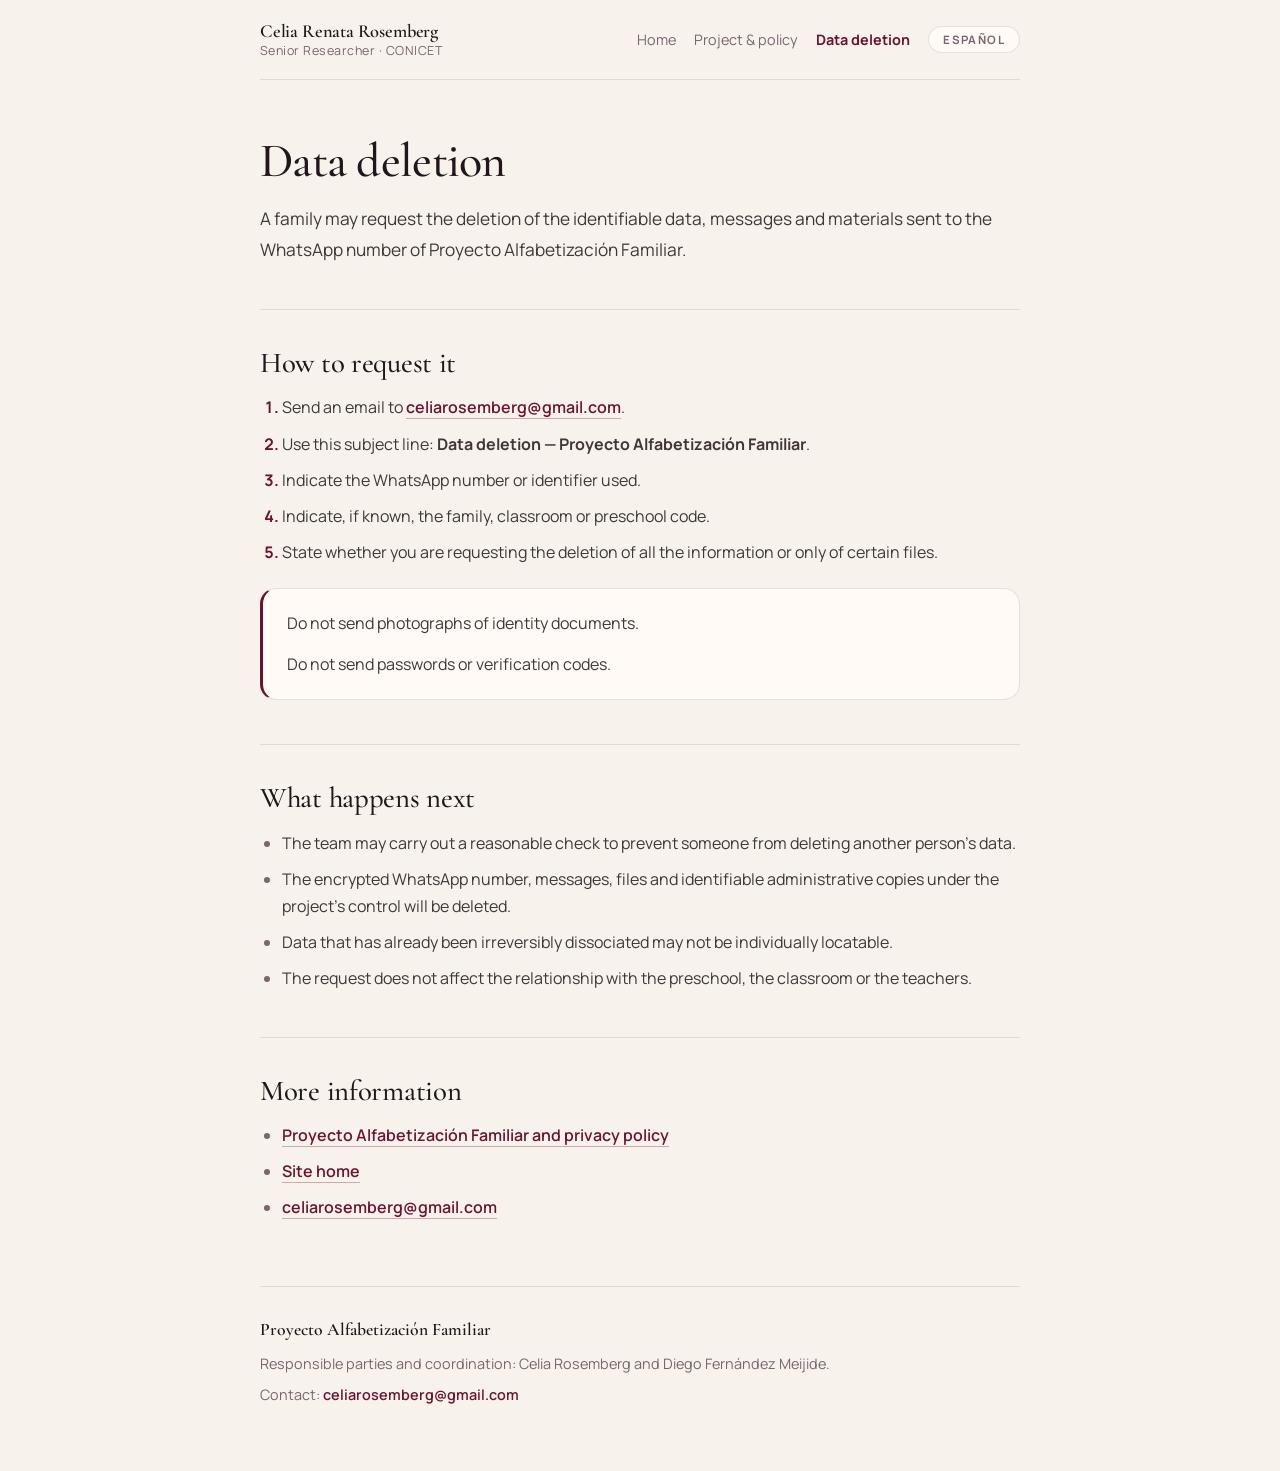
<file: alfabetizacion-familiar/en/data-deletion/index.html>
<!DOCTYPE html>
<html lang="en">
  <head>
    <meta charset="UTF-8" />
    <meta name="viewport" content="width=device-width, initial-scale=1.0" />
    <title>Data deletion — Proyecto Alfabetización Familiar</title>
    <meta
      name="description"
      content="How to request the deletion of messages and materials sent to the WhatsApp number of Proyecto Alfabetización Familiar."
    />
    <meta name="robots" content="index,follow" />
    <link
      rel="canonical"
      href="https://celia-rosemberg.github.io/alfabetizacion-familiar/en/data-deletion/"
    />
    <link
      rel="alternate"
      hreflang="es"
      href="https://celia-rosemberg.github.io/alfabetizacion-familiar/eliminacion/"
    />
    <link
      rel="alternate"
      hreflang="en"
      href="https://celia-rosemberg.github.io/alfabetizacion-familiar/en/data-deletion/"
    />
    <link
      rel="alternate"
      hreflang="x-default"
      href="https://celia-rosemberg.github.io/alfabetizacion-familiar/eliminacion/"
    />
    <link rel="icon" type="image/svg+xml" href="../../../favicon.svg" />
    <link rel="preconnect" href="https://fonts.googleapis.com" />
    <link rel="preconnect" href="https://fonts.gstatic.com" crossorigin />
    <link
      href="https://fonts.googleapis.com/css2?family=Cormorant+Garamond:wght@500;600;700&family=Manrope:wght@400;500;600;700&display=swap"
      rel="stylesheet"
    />
    <link rel="stylesheet" href="../../styles.css" />
  </head>
  <body>
    <a class="skip-link" href="#content">Skip to content</a>

    <div class="shell">
      <header class="site-header">
        <a class="brand" href="../../../">
          <strong>Celia Renata Rosemberg</strong>
          <span>Senior Researcher · CONICET</span>
        </a>

        <div class="header-end">
          <nav class="site-nav" aria-label="Project navigation">
            <a href="../../../">Home</a>
            <a href="../">Project &amp; policy</a>
            <a href="./" aria-current="page">Data deletion</a>
          </nav>
          <a class="lang-link" href="../../eliminacion/" hreflang="es" lang="es">Español</a>
        </div>
      </header>

      <main id="content">
        <h1>Data deletion</h1>
        <p class="lede">
          A family may request the deletion of the identifiable data, messages
          and materials sent to the WhatsApp number of Proyecto Alfabetización
          Familiar.
        </p>

        <section aria-labelledby="how">
          <h2 id="how">How to request it</h2>
          <ol>
            <li>
              Send an email to
              <a href="mailto:celiarosemberg@gmail.com">celiarosemberg@gmail.com</a>.
            </li>
            <li>
              Use this subject line:
              <strong>Data deletion — Proyecto Alfabetización Familiar</strong>.
            </li>
            <li>Indicate the WhatsApp number or identifier used.</li>
            <li>
              Indicate, if known, the family, classroom or preschool code.
            </li>
            <li>
              State whether you are requesting the deletion of all the
              information or only of certain files.
            </li>
          </ol>

          <div class="note">
            <p>Do not send photographs of identity documents.</p>
            <p>Do not send passwords or verification codes.</p>
          </div>
        </section>

        <section aria-labelledby="next">
          <h2 id="next">What happens next</h2>
          <ul>
            <li>
              The team may carry out a reasonable check to prevent someone from
              deleting another person's data.
            </li>
            <li>
              The encrypted WhatsApp number, messages, files and identifiable
              administrative copies under the project's control will be deleted.
            </li>
            <li>
              Data that has already been irreversibly dissociated may not be
              individually locatable.
            </li>
            <li>
              The request does not affect the relationship with the preschool,
              the classroom or the teachers.
            </li>
          </ul>
        </section>

        <section aria-labelledby="more">
          <h2 id="more">More information</h2>
          <ul>
            <li>
              <a href="../">Proyecto Alfabetización Familiar and privacy policy</a>
            </li>
            <li><a href="../../../">Site home</a></li>
            <li>
              <a href="mailto:celiarosemberg@gmail.com">celiarosemberg@gmail.com</a>
            </li>
          </ul>
        </section>
      </main>

      <footer class="site-footer">
        <p>Proyecto Alfabetización Familiar</p>
        <p>
          Responsible parties and coordination: Celia Rosemberg and Diego
          Fernández Meijide.
        </p>
        <p>
          Contact:
          <a href="mailto:celiarosemberg@gmail.com">celiarosemberg@gmail.com</a>
        </p>
      </footer>
    </div>
  </body>
</html>
</file>
<file: styles.css>
:root {
  --bg: #f7f2ec;
  --paper: #fffaf5;
  --text: #22151b;
  --muted: #7a6570;
  --line: rgba(80, 25, 45, 0.12);
  --accent: #6a1431;
  --accent-hover: #501026;
  --accent-soft: #bd5b72;
  --radius: 16px;
  --max-width: 1080px;
  --serif: "Cormorant Garamond", Georgia, serif;
  --sans: "Manrope", system-ui, -apple-system, sans-serif;
}

*,
*::before,
*::after {
  box-sizing: border-box;
}

html {
  scroll-behavior: smooth;
}

body {
  margin: 0;
  font-family: var(--sans);
  color: var(--text);
  background: var(--bg);
  -webkit-font-smoothing: antialiased;
  text-rendering: optimizeLegibility;
  min-height: 100vh;
}

a {
  color: inherit;
}

p {
  line-height: 1.7;
  color: rgba(34, 21, 27, 0.82);
}

.sr-only {
  position: absolute;
  width: 1px;
  height: 1px;
  padding: 0;
  margin: -1px;
  overflow: hidden;
  clip: rect(0, 0, 0, 0);
  white-space: nowrap;
  border: 0;
}

.page-shell {
  width: min(calc(100% - 48px), var(--max-width));
  margin: 0 auto;
  padding-bottom: 72px;
}

/* ---------- Header ---------- */

.site-header {
  position: sticky;
  top: 0;
  z-index: 10;
  display: flex;
  justify-content: space-between;
  align-items: center;
  gap: 16px;
  padding: 20px 0;
  background: color-mix(in srgb, var(--bg) 88%, transparent);
  backdrop-filter: blur(10px);
  border-bottom: 1px solid var(--line);
}

.brand {
  display: inline-flex;
  flex-direction: column;
  text-decoration: none;
  line-height: 1.25;
}

.brand strong {
  font-family: var(--serif);
  font-size: 1.15rem;
  font-weight: 600;
  letter-spacing: -0.01em;
}

.brand span {
  color: var(--muted);
  font-size: 0.78rem;
  letter-spacing: 0.04em;
}

.site-nav {
  display: flex;
  flex-wrap: wrap;
  gap: 10px 12px;
  min-width: 0;
}

.site-nav a {
  text-decoration: none;
  color: var(--muted);
  font-size: 0.92rem;
  transition: color 150ms ease;
}

.site-nav a:hover,
.site-nav a:focus-visible {
  color: var(--accent);
}

.site-nav a.is-active {
  color: var(--accent);
  font-weight: 700;
}

.site-header__end {
  display: flex;
  align-items: center;
  gap: 14px;
  flex-wrap: wrap;
}

/* A partir de tablet, el selector de idioma se queda en la misma fila que
   la navegación. Si falta lugar, wrapean los enlaces entre sí, nunca el
   selector. Por debajo de 640px el encabezado ya se apila en columna. */
@media (min-width: 641px) {
  .site-header__end {
    flex-wrap: nowrap;
  }

  .lang-toggle {
    flex-shrink: 0;
  }
}

.lang-toggle {
  display: inline-flex;
  padding: 2px;
  border: 1px solid var(--line);
  border-radius: 999px;
  background: var(--paper);
}

.lang-toggle button {
  min-width: 34px;
  padding: 6px 10px;
  border: 0;
  border-radius: 999px;
  background: transparent;
  color: var(--muted);
  font: inherit;
  font-size: 0.72rem;
  font-weight: 700;
  letter-spacing: 0.12em;
  cursor: pointer;
  transition:
    background-color 150ms ease,
    color 150ms ease;
}

.lang-toggle button.is-active {
  background: var(--accent);
  color: #fff8f3;
}

.lang-toggle button:not(.is-active):hover,
.lang-toggle button:not(.is-active):focus-visible {
  color: var(--accent);
}

/* ---------- Main + views ---------- */

main {
  display: block;
  padding: 80px 0 40px;
  min-height: 60vh;
}

.view {
  display: none;
}

.view.is-active {
  display: block;
  animation: view-in 280ms ease;
}

[data-view="inicio"] > * + * {
  margin-top: 96px;
  padding-top: 96px;
  border-top: 1px solid var(--line);
}

@media (max-width: 960px) {
  [data-view="inicio"] > * + * {
    margin-top: 64px;
    padding-top: 64px;
  }
}

@keyframes view-in {
  from {
    opacity: 0;
    transform: translateY(6px);
  }
  to {
    opacity: 1;
    transform: translateY(0);
  }
}

@media (prefers-reduced-motion: reduce) {
  html {
    scroll-behavior: auto;
  }

  .view.is-active {
    animation: none;
  }
}

/* ---------- Typography ---------- */

.eyebrow,
.section-label {
  margin: 0 0 20px;
  color: var(--accent);
  text-transform: uppercase;
  letter-spacing: 0.22em;
  font-size: 0.7rem;
  font-weight: 700;
}

h1,
h2 {
  margin: 0;
  font-family: var(--serif);
  font-weight: 500;
  color: var(--text);
  letter-spacing: -0.015em;
}

h1 {
  font-size: clamp(2.4rem, 5.8vw, 4rem);
  line-height: 1.02;
  text-wrap: balance;
}

h2 {
  font-size: clamp(1.6rem, 3.2vw, 2.3rem);
  line-height: 1.15;
  text-wrap: balance;
}

h3 {
  margin: 0 0 10px;
  font-family: var(--serif);
  font-size: 1.3rem;
  font-weight: 600;
  letter-spacing: -0.01em;
  color: var(--text);
}

.section-lede {
  margin: 16px 0 0;
  max-width: 56ch;
  font-size: 0.98rem;
  line-height: 1.65;
  color: rgba(34, 21, 27, 0.75);
}

/* ---------- Hero ---------- */

.hero {
  display: grid;
  grid-template-columns: minmax(0, 1.5fr) minmax(240px, 0.55fr);
  gap: 56px;
  align-items: start;
}

.hero__content {
  max-width: 640px;
}

.hero__side {
  display: grid;
  gap: 24px;
  position: sticky;
  top: 96px;
}

.hero__lede {
  margin: 26px 0 0;
  font-size: 1.08rem;
  line-height: 1.7;
  max-width: 54ch;
}

.hero__meta {
  margin: 28px 0 0;
  padding-top: 20px;
  border-top: 1px solid var(--line);
  color: var(--muted);
  font-size: 0.82rem;
  letter-spacing: 0.08em;
  text-transform: uppercase;
  font-weight: 600;
}

.hero__actions {
  margin: 20px 0 0;
}

/* ---------- Buttons ---------- */

.button {
  display: inline-flex;
  align-items: center;
  justify-content: center;
  min-height: 44px;
  padding: 0 22px;
  border-radius: 999px;
  border: 1px solid transparent;
  font: inherit;
  font-weight: 600;
  font-size: 0.94rem;
  text-decoration: none;
  cursor: pointer;
  transition:
    background-color 150ms ease,
    color 150ms ease,
    border-color 150ms ease;
}

.button--primary {
  background: var(--accent);
  color: #fff8f3;
}

.button--primary:hover,
.button--primary:focus-visible {
  background: var(--accent-hover);
}

.button--ghost {
  border-color: var(--line);
  color: var(--accent);
}

.button--ghost:hover,
.button--ghost:focus-visible {
  border-color: var(--accent);
}

/* ---------- Portrait ---------- */

.portrait {
  margin: 0;
  aspect-ratio: 1 / 1.05;
  overflow: hidden;
  border-radius: var(--radius);
  border: 1px solid var(--line);
  background: var(--paper);
}

.portrait__image {
  display: block;
  width: 100%;
  height: 100%;
  object-fit: cover;
  object-position: center top;
}

/* ---------- Bio ---------- */

.bio {
  margin-top: 32px;
  max-width: 62ch;
}

.bio p {
  margin: 0;
  font-size: 1.02rem;
  line-height: 1.8;
  color: rgba(34, 21, 27, 0.85);
}

.bio p + p {
  margin-top: 18px;
}

.bio em {
  font-style: italic;
}

.bio__panel {
  padding: 24px;
  border: 1px solid var(--line);
  border-radius: var(--radius);
  background: var(--paper);
}

.bio__panel dl {
  margin: 0;
  display: grid;
  gap: 16px;
}

.bio__panel div + div {
  padding-top: 16px;
  border-top: 1px solid var(--line);
}

.bio__panel dt {
  margin-bottom: 6px;
  font-size: 0.68rem;
  font-weight: 700;
  letter-spacing: 0.14em;
  text-transform: uppercase;
  color: var(--muted);
}

.bio__panel dd {
  margin: 0;
  font-size: 0.92rem;
  line-height: 1.5;
}

/* ---------- Section heading ---------- */

.section-head {
  max-width: 720px;
  margin-bottom: 36px;
}

/* ---------- Themes ---------- */

.themes__grid {
  display: grid;
  grid-template-columns: repeat(3, minmax(0, 1fr));
  gap: 40px;
}

.themes article {
  padding-top: 24px;
  border-top: 1px solid var(--line);
}

.themes h3 {
  margin-bottom: 12px;
}

.themes p {
  margin: 0;
  font-size: 0.96rem;
  line-height: 1.7;
}

/* ---------- Publications ---------- */

.publication-tools {
  display: grid;
  grid-template-columns: minmax(0, 1fr) 220px;
  gap: 18px;
  align-items: end;
  margin-bottom: 24px;
}

.search-field {
  display: block;
  max-width: none;
}

.search-field input {
  width: 100%;
  height: 44px;
  padding: 0 20px;
  border: 1px solid var(--line);
  border-radius: 999px;
  background: var(--paper);
  color: var(--text);
  font: inherit;
  transition: border-color 150ms ease;
}

.search-field input::placeholder {
  color: var(--muted);
}

.search-field input:focus {
  outline: none;
  border-color: var(--accent);
}

.filter-group {
  width: 100%;
  display: flex;
  justify-content: flex-end;
}

.filter-select {
  display: grid;
  gap: 8px;
  width: 100%;
  max-width: 220px;
}

.filter-select span {
  font-size: 0.78rem;
  font-weight: 700;
  letter-spacing: 0.12em;
  text-transform: uppercase;
  color: var(--muted);
}

.filter-select select {
  width: 100%;
  height: 44px;
  padding: 0 40px 0 16px;
  border: 1px solid var(--line);
  border-radius: 14px;
  background: var(--paper);
  color: var(--text);
  font: inherit;
  appearance: none;
  -webkit-appearance: none;
  background-image:
    linear-gradient(45deg, transparent 50%, var(--accent) 50%),
    linear-gradient(135deg, var(--accent) 50%, transparent 50%);
  background-position:
    calc(100% - 20px) calc(50% - 3px),
    calc(100% - 14px) calc(50% - 3px);
  background-size: 6px 6px, 6px 6px;
  background-repeat: no-repeat;
}

.filter-select select:focus {
  outline: none;
  border-color: var(--accent);
}

.publication-summary {
  margin: 0 0 8px;
  color: var(--muted);
  font-size: 0.88rem;
}

.publication-list,
.stack-list {
  display: grid;
}

.publication-item,
.stack-item {
  border-top: 1px solid var(--line);
}

.publication-list > :last-child,
.stack-list > :last-child {
  border-bottom: 1px solid var(--line);
}

.publication-item a,
.stack-item a,
.stack-item__inner {
  display: block;
  padding: 22px 0;
  text-decoration: none;
  transition: opacity 150ms ease;
}

.publication-item a {
  padding-bottom: 0;
}

.publication-item__footer {
  display: flex;
  justify-content: space-between;
  align-items: center;
  flex-wrap: wrap;
  gap: 12px 20px;
  padding: 0 0 22px;
}

.publication-item__footer .publication-item__authors {
  margin: 0;
  flex: 1 1 240px;
  min-width: 0;
}

.publication-item__copy {
  flex-shrink: 0;
  padding: 7px 16px;
  border: 1px solid var(--accent);
  border-radius: 999px;
  background: var(--accent);
  color: #fff8f3;
  font: inherit;
  font-size: 0.72rem;
  font-weight: 700;
  letter-spacing: 0.1em;
  text-transform: uppercase;
  cursor: pointer;
  transition:
    color 150ms ease,
    border-color 150ms ease,
    background-color 150ms ease;
}

.publication-item__copy:hover,
.publication-item__copy:focus-visible {
  background: var(--accent-hover);
  border-color: var(--accent-hover);
}

.publication-item__copy.is-copied {
  background: var(--paper);
  color: var(--accent);
  border-color: var(--accent);
}

.publication-item a:hover,
.stack-item a:hover {
  opacity: 0.72;
}

.publication-item__meta,
.stack-item__meta {
  display: flex;
  flex-wrap: wrap;
  gap: 6px 14px;
  margin-bottom: 8px;
  color: var(--muted);
  font-size: 0.78rem;
  font-weight: 600;
  letter-spacing: 0.06em;
  text-transform: uppercase;
}

.publication-item__title,
.stack-item__title {
  margin: 0 0 8px;
  font-family: var(--serif);
  font-weight: 500;
  font-size: 1.2rem;
  line-height: 1.35;
  letter-spacing: -0.005em;
  color: var(--text);
  max-width: 68ch;
}

.publication-item__authors,
.stack-item__authors,
.stack-item__book {
  margin: 0;
  font-size: 0.92rem;
  line-height: 1.55;
  color: var(--muted);
}

.stack-item__book {
  margin-top: 4px;
  font-style: italic;
}

.source-callout {
  margin: 32px 0 0;
}

.source-callout a {
  color: var(--accent);
  font-weight: 600;
  text-decoration: none;
  border-bottom: 1px solid transparent;
  transition: border-color 150ms ease;
}

.source-callout a:hover {
  border-bottom-color: var(--accent);
}

/* ---------- Showcase (transfers) ---------- */

.showcase {
  display: grid;
  gap: 88px;
}

.showcase-item {
  display: flex;
  gap: 56px;
  align-items: center;
}

.showcase-item:nth-child(even) {
  flex-direction: row-reverse;
}

.showcase-item__body {
  flex: 1 1 auto;
  max-width: 56ch;
}

.showcase-item__title {
  margin: 0 0 14px;
  font-family: var(--serif);
  font-size: clamp(1.5rem, 2.6vw, 1.9rem);
  font-weight: 500;
  line-height: 1.15;
  letter-spacing: -0.01em;
  color: var(--text);
}

.showcase-item__text {
  margin: 0 0 22px;
  font-size: 1rem;
  line-height: 1.75;
  color: rgba(34, 21, 27, 0.85);
}

.showcase-item__links {
  list-style: none;
  margin: 0;
  padding: 0;
  display: flex;
  flex-wrap: wrap;
  gap: 8px;
}

.showcase-item__links a {
  display: inline-flex;
  align-items: center;
  padding: 6px 14px;
  border: 1px solid var(--line);
  border-radius: 999px;
  background: var(--paper);
  color: var(--accent);
  text-decoration: none;
  font-size: 0.82rem;
  font-weight: 600;
  transition:
    border-color 150ms ease,
    background-color 150ms ease;
}

.showcase-item__links a:hover,
.showcase-item__links a:focus-visible {
  border-color: var(--accent);
  background: color-mix(in srgb, var(--accent) 8%, var(--paper));
}

.showcase-item__figure {
  flex: 0 0 38%;
  max-width: 360px;
  margin: 0;
}

.showcase-item__figure img {
  display: block;
  width: 100%;
  height: auto;
  border-radius: 14px;
  border: 1px solid var(--line);
  box-shadow: 0 12px 36px rgba(83, 20, 41, 0.1);
}

.showcase-item__placeholder {
  aspect-ratio: 3 / 4;
  border-radius: 14px;
  background: linear-gradient(140deg, var(--accent) 0%, var(--accent-soft) 100%);
  display: grid;
  place-items: center;
  color: #fff8f3;
  font-family: var(--serif);
  font-size: clamp(3rem, 6vw, 4.5rem);
  font-weight: 600;
  letter-spacing: 0.05em;
  box-shadow: 0 12px 36px rgba(83, 20, 41, 0.18);
}

@media (max-width: 760px) {
  .showcase {
    gap: 64px;
  }

  .showcase-item,
  .showcase-item:nth-child(even) {
    flex-direction: column;
    gap: 28px;
    align-items: flex-start;
  }

  .showcase-item__figure {
    flex: 1 1 auto;
    max-width: 280px;
    width: 100%;
  }
}

/* ---------- Contact ---------- */

.contact-details a {
  color: var(--accent);
  text-decoration: none;
  border-bottom: 1px solid currentColor;
  transition: opacity 150ms ease;
}

.contact-details a:hover,
.contact-details a:focus-visible {
  opacity: 0.75;
}

.contact-details {
  display: grid;
  grid-template-columns: repeat(2, minmax(0, 1fr));
  gap: 32px;
  margin: 0 0 40px;
  padding-top: 32px;
  border-top: 1px solid var(--line);
  max-width: 720px;
}

.contact-details div {
  margin: 0;
}

.contact-details dt {
  margin: 0 0 6px;
  font-size: 0.72rem;
  font-weight: 700;
  letter-spacing: 0.12em;
  text-transform: uppercase;
  color: var(--muted);
}

.contact-details dd {
  margin: 0;
  font-size: 1rem;
  line-height: 1.55;
}

@media (max-width: 640px) {
  .contact-details {
    grid-template-columns: 1fr;
    gap: 24px;
  }
}

.contact-actions {
  display: flex;
  flex-wrap: wrap;
  gap: 12px;
}

/* ---------- Library ---------- */

.library__columns {
  display: grid;
  grid-template-columns: repeat(2, minmax(0, 1fr));
  gap: 56px;
}

.library-block__head {
  display: flex;
  justify-content: space-between;
  align-items: baseline;
  gap: 12px;
  margin-bottom: 4px;
}

.library-block__head h3 {
  margin: 0;
  font-size: 1.08rem;
}

.library-block__head p {
  margin: 0;
  color: var(--muted);
  font-size: 0.82rem;
}

/* ---------- Responsive ---------- */

@media (max-width: 960px) {
  .hero,
  .library__columns {
    grid-template-columns: 1fr;
  }

  .hero__side {
    position: static;
    max-width: 420px;
  }

  .bio {
    margin-top: 28px;
  }

  .library__columns {
    gap: 40px;
  }

  .themes__grid {
    grid-template-columns: 1fr;
    gap: 28px;
  }

  .portrait__frame {
    max-width: 420px;
    margin: 0 auto;
  }

  main {
    gap: 72px;
    padding-top: 56px;
  }

  .publication-tools {
    grid-template-columns: 1fr;
    align-items: stretch;
  }
}

@media (max-width: 640px) {
  .page-shell {
    width: min(calc(100% - 28px), var(--max-width));
  }

  .site-header {
    flex-direction: column;
    align-items: flex-start;
    padding: 14px 0;
  }

  .site-nav {
    gap: 14px;
  }

  main {
    padding-top: 40px;
  }
}
</file>
<file: alfabetizacion-familiar/styles.css>
/* ---------------------------------------------------------------
   Proyecto Alfabetización Familiar
   Hoja de estilos de /alfabetizacion-familiar/.
   Autocontenida a propósito: estas páginas son las que Meta revisa,
   así que no dependen de la hoja del resto del sitio. Reutiliza la
   misma paleta y la misma tipografía.
   --------------------------------------------------------------- */

:root {
  --bg: #f7f2ec;
  --paper: #fffaf5;
  --text: #22151b;
  --muted: #7a6570;
  --line: rgba(80, 25, 45, 0.12);
  --accent: #6a1431;
  --radius: 16px;
  --serif: "Cormorant Garamond", Georgia, serif;
  --sans: "Manrope", system-ui, -apple-system, sans-serif;
}

*,
*::before,
*::after {
  box-sizing: border-box;
}

body {
  margin: 0;
  background: var(--bg);
  color: var(--text);
  font-family: var(--sans);
  -webkit-font-smoothing: antialiased;
  text-rendering: optimizeLegibility;
}

/* ---------- Accesibilidad ---------- */

.skip-link {
  position: absolute;
  top: -120px;
  left: 16px;
  z-index: 20;
  padding: 12px 22px;
  border-radius: 999px;
  background: var(--accent);
  color: #fff8f3;
  font-size: 0.9rem;
  font-weight: 600;
  text-decoration: none;
  transition: top 150ms ease;
}

.skip-link:focus {
  top: 14px;
}

a:focus-visible,
button:focus-visible {
  outline: 2px solid var(--accent);
  outline-offset: 3px;
}

/* ---------- Estructura ---------- */

.shell {
  width: min(calc(100% - 48px), 760px);
  margin: 0 auto;
  padding-bottom: 64px;
}

.site-header {
  display: flex;
  justify-content: space-between;
  align-items: center;
  gap: 20px;
  flex-wrap: wrap;
  padding: 20px 0;
  border-bottom: 1px solid var(--line);
}

.brand {
  display: inline-flex;
  flex-direction: column;
  line-height: 1.25;
  text-decoration: none;
  color: inherit;
}

.brand strong {
  font-family: var(--serif);
  font-size: 1.15rem;
  font-weight: 600;
  letter-spacing: -0.01em;
}

.brand span {
  color: var(--muted);
  font-size: 0.78rem;
  letter-spacing: 0.04em;
}

.site-nav {
  display: flex;
  flex-wrap: wrap;
  gap: 18px;
}

.site-nav a {
  color: var(--muted);
  font-size: 0.9rem;
  text-decoration: none;
  transition: color 150ms ease;
}

.site-nav a:hover,
.site-nav a[aria-current="page"] {
  color: var(--accent);
}

.site-nav a[aria-current="page"] {
  font-weight: 700;
}

/* Enlace al mismo documento en el otro idioma. Es un enlace común,
   no un botón con JavaScript: cada idioma tiene su propia URL. */

.header-end {
  display: flex;
  align-items: center;
  gap: 18px;
  flex-wrap: wrap;
}

.lang-link {
  display: inline-flex;
  align-items: center;
  padding: 5px 14px;
  border: 1px solid var(--line);
  border-radius: 999px;
  background: var(--paper);
  color: var(--muted);
  font-size: 0.72rem;
  font-weight: 700;
  letter-spacing: 0.12em;
  text-transform: uppercase;
  text-decoration: none;
  transition:
    color 150ms ease,
    border-color 150ms ease;
}

.lang-link:hover,
.lang-link:focus-visible {
  color: var(--accent);
  border-color: var(--accent);
}

main {
  padding: 56px 0 8px;
  scroll-margin-top: 24px;
}

/* ---------- Tipografía ---------- */

h1 {
  margin: 0;
  font-family: var(--serif);
  font-size: clamp(2.1rem, 5vw, 3rem);
  font-weight: 500;
  line-height: 1.06;
  letter-spacing: -0.015em;
  text-wrap: balance;
}

h2 {
  margin: 0;
  font-family: var(--serif);
  font-size: clamp(1.4rem, 3vw, 1.8rem);
  font-weight: 500;
  line-height: 1.2;
  letter-spacing: -0.01em;
}

h3 {
  margin: 28px 0 0;
  font-family: var(--serif);
  font-size: 1.15rem;
  font-weight: 600;
  letter-spacing: -0.005em;
}

p {
  margin: 16px 0 0;
  font-size: 1rem;
  line-height: 1.8;
  color: rgba(34, 21, 27, 0.85);
}

.lede {
  margin-top: 18px;
  font-size: 1.08rem;
  line-height: 1.75;
}

.updated {
  margin-top: 10px;
  color: var(--muted);
  font-size: 0.82rem;
  font-weight: 600;
  letter-spacing: 0.08em;
  text-transform: uppercase;
}

/* ---------- Secciones ---------- */

section {
  margin-top: 44px;
  padding-top: 36px;
  border-top: 1px solid var(--line);
}

ul,
ol {
  margin: 14px 0 0;
  padding-left: 1.35rem;
}

li {
  margin-top: 9px;
  line-height: 1.7;
  color: rgba(34, 21, 27, 0.85);
}

li::marker {
  color: var(--muted);
}

ol li::marker {
  color: var(--accent);
  font-weight: 700;
}

main a {
  color: var(--accent);
  font-weight: 600;
  text-decoration: none;
  border-bottom: 1px solid rgba(106, 20, 49, 0.32);
  transition: border-color 150ms ease;
}

main a:hover {
  border-bottom-color: var(--accent);
}

.note {
  margin-top: 22px;
  padding: 20px 24px;
  border: 1px solid var(--line);
  border-left: 3px solid var(--accent);
  border-radius: var(--radius);
  background: var(--paper);
}

.note p {
  margin: 0;
}

.note p + p {
  margin-top: 12px;
}

/* ---------- Pie ---------- */

.site-footer {
  margin-top: 56px;
  padding-top: 28px;
  border-top: 1px solid var(--line);
}

.site-footer p {
  margin: 8px 0 0;
  font-size: 0.9rem;
  line-height: 1.65;
  color: var(--muted);
}

.site-footer p:first-child {
  margin-top: 0;
  font-family: var(--serif);
  font-size: 1.1rem;
  font-weight: 600;
  color: var(--text);
}

.site-footer a {
  color: var(--accent);
  font-weight: 600;
  text-decoration: none;
  border-bottom: 1px solid transparent;
}

.site-footer a:hover {
  border-bottom-color: var(--accent);
}

/* ---------- Responsive ---------- */

@media (max-width: 640px) {
  .shell {
    width: calc(100% - 28px);
  }

  .site-header {
    flex-direction: column;
    align-items: flex-start;
    gap: 12px;
  }

  main {
    padding-top: 36px;
  }

  section {
    margin-top: 36px;
    padding-top: 28px;
  }
}

@media (prefers-reduced-motion: reduce) {
  * {
    scroll-behavior: auto;
    transition-duration: 0.01ms;
  }
}
</file>
